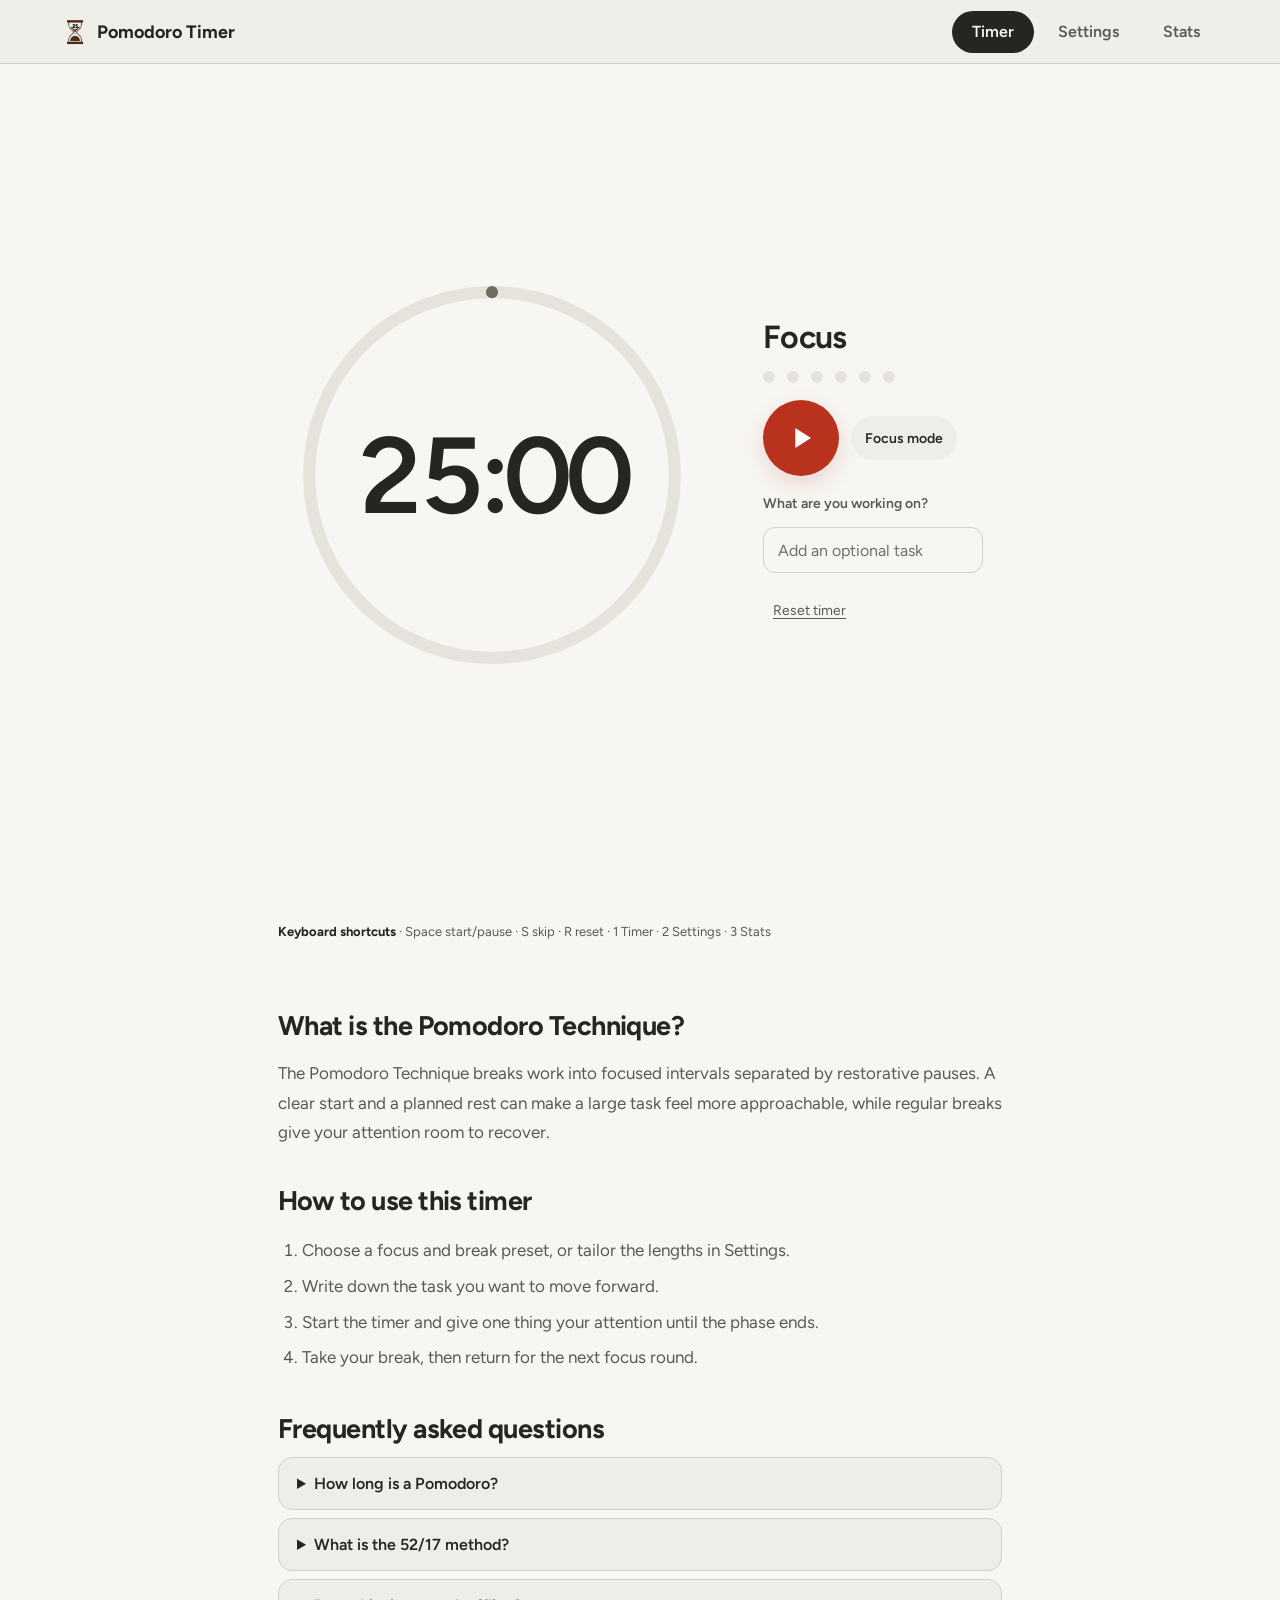
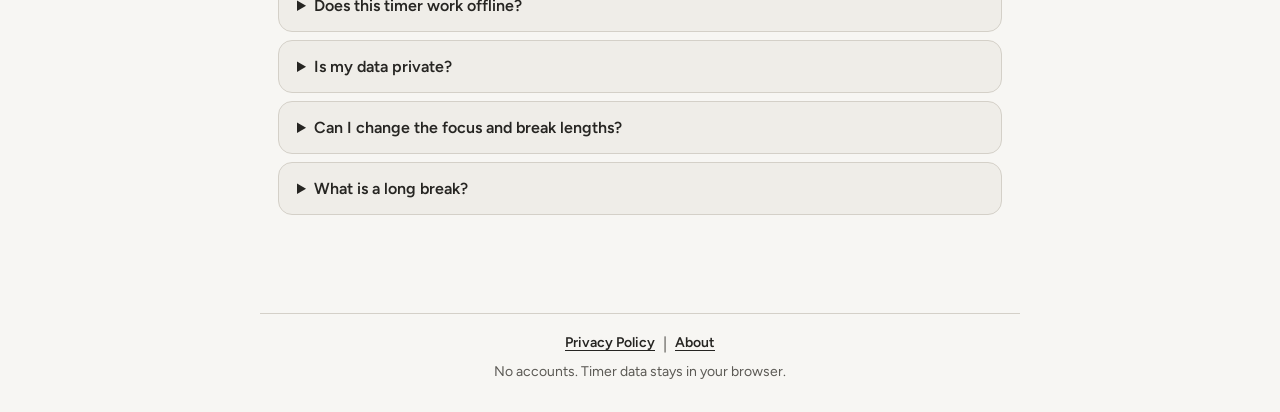
<file: index.html>
<!doctype html>
<html lang="en">
<head>
  <meta charset="utf-8">
  <meta name="viewport" content="width=device-width, initial-scale=1, viewport-fit=cover">
  <title>Pomodoro Timer | Free Focus Timer</title>
  <meta name="description" content="A calm, private Pomodoro timer with flexible focus rounds, long breaks, and useful progress stats. Works offline.">
  <meta name="theme-color" content="#f7f6f3" media="(prefers-color-scheme: light)">
  <meta name="theme-color" content="#191a1b" media="(prefers-color-scheme: dark)">
  <link rel="canonical" href="https://YOURDOMAIN.com/">
  <meta property="og:type" content="website">
  <meta property="og:site_name" content="Pomodoro Timer">
  <meta property="og:title" content="Pomodoro Timer | Free Focus Timer">
  <meta property="og:description" content="A calm, private Pomodoro timer with flexible focus rounds, long breaks, and useful progress stats. Works offline.">
  <meta property="og:url" content="https://YOURDOMAIN.com/">
  <meta name="twitter:card" content="summary">
  <meta name="twitter:title" content="Pomodoro Timer | Free Focus Timer">
  <meta name="twitter:description" content="Focus in calm, manageable rounds. Private, customizable, and ready to work offline.">
  <link id="favicon" rel="icon" href="icons/icon-192.png" type="image/png">
  <link rel="apple-touch-icon" href="icons/apple-touch-icon.png">
  <link rel="manifest" href="manifest.webmanifest">
  <link rel="preload" href="fonts/figtree-latin.woff2" as="font" type="font/woff2" crossorigin>
  <link rel="stylesheet" href="styles.css">
  <script>
    try {
      var savedSettings = JSON.parse(localStorage.getItem('pomodoro.settings') || '{}');
      document.documentElement.dataset.theme = ['light', 'dark', 'system'].includes(savedSettings.theme)
        ? savedSettings.theme : 'system';
    } catch (error) { document.documentElement.dataset.theme = 'system'; }
  </script>
  <script type="application/ld+json">
    {
      "@context": "https://schema.org",
      "@type": "WebApplication",
      "name": "PomodoroTimer",
      "url": "https://YOURDOMAIN.com/",
      "applicationCategory": "ProductivityApplication",
      "operatingSystem": "Any",
      "description": "A free, private Pomodoro timer with focus rounds, short and long breaks, and offline support.",
      "offers": { "@type": "Offer", "price": "0", "priceCurrency": "USD" }
    }
  </script>
  <script type="application/ld+json">
    {
      "@context": "https://schema.org",
      "@type": "FAQPage",
      "mainEntity": [
        { "@type": "Question", "name": "How long is a Pomodoro?", "acceptedAnswer": { "@type": "Answer", "text": "A traditional Pomodoro is 25 minutes of focused work followed by a short break. You can change both durations in Settings." } },
        { "@type": "Question", "name": "What is the 52/17 method?", "acceptedAnswer": { "@type": "Answer", "text": "The 52/17 method alternates 52 minutes of focused work with a 17-minute break. Choose the 52/17 preset in Settings." } },
        { "@type": "Question", "name": "Does the timer work offline?", "acceptedAnswer": { "@type": "Answer", "text": "Yes. After the first visit, the app's static files are cached so the timer works offline." } },
        { "@type": "Question", "name": "Is my data private?", "acceptedAnswer": { "@type": "Answer", "text": "Your settings, timer state, and stats stay in this browser's local storage. There are no accounts." } },
        { "@type": "Question", "name": "Can I change the focus and break lengths?", "acceptedAnswer": { "@type": "Answer", "text": "Yes. Choose a preset or adjust each duration and the focus rounds per cycle in Settings." } },
        { "@type": "Question", "name": "What is a long break?", "acceptedAnswer": { "@type": "Answer", "text": "A long break is a longer rest that follows a chosen number of completed focus rounds. You can set its duration and frequency." } }
      ]
    }
  </script>
</head>
<body>
  <header class="tabs" aria-label="Main navigation">
    <a class="brand" href="#timer" aria-label="Pomodoro Timer home"><span aria-hidden="true">🍅</span> Pomodoro Timer</a>
    <nav class="tab-links" aria-label="Main">
      <a class="tab active" href="#timer" data-view="timer">Timer</a>
      <a class="tab" href="#settings" data-view="settings">Settings</a>
      <a class="tab" href="#stats" data-view="stats">Stats</a>
    </nav>
  </header>

  <main>
    <section id="view-timer" class="view timer-view" aria-label="Timer">
      <div class="timer-stage">
        <h1 class="sr-only">Free Pomodoro timer for focused work</h1>
        <div class="timer-wrap">
          <div class="ring" role="timer" aria-label="Time remaining" aria-live="off">
            <svg viewBox="0 0 320 320" aria-hidden="true">
              <circle class="ring-track" cx="160" cy="160" r="150"/>
              <circle class="ring-progress" id="ring-progress" cx="160" cy="160" r="150"/>
            </svg>
            <div class="time" id="time">25:00</div>
          </div>
          <div class="side">
            <p class="phase-label" id="phase">Focus</p>
            <div class="dots" id="dots" role="progressbar" aria-valuemin="0" aria-valuemax="6" aria-valuenow="0" aria-label="Cycles completed toward today's goal"></div>
            <div class="controls">
              <button class="play" id="play" aria-label="Start timer">
                <svg viewBox="0 0 24 24" width="34" height="34" aria-hidden="true"><path id="play-icon" d="M8 5v14l11-7z" fill="currentColor"/></svg>
              </button>
              <button class="skip" id="skip" aria-label="Skip to next phase" hidden>
                <svg viewBox="0 0 24 24" width="22" height="22" aria-hidden="true"><path d="M6 18l8.5-6L6 6v12zM16 6v12h2V6h-2z" fill="currentColor"/></svg>
              </button>
              <button class="icon-button focus-toggle" id="focus-toggle" aria-label="Enter focus mode">Focus mode</button>
              <button class="icon-button focus-exit" id="focus-exit" aria-label="Exit focus mode" hidden>Exit focus mode</button>
            </div>
            <label class="task-label" for="task">What are you working on?</label>
            <input id="task" class="task-input" type="text" maxlength="120" autocomplete="off" placeholder="Add an optional task">
            <button class="text-button reset-timer" id="reset" type="button">Reset timer</button>
          </div>
        </div>
      </div>

      <p class="shortcut-hint"><strong>Keyboard shortcuts</strong> · Space start/pause · S skip · R reset · 1 Timer · 2 Settings · 3 Stats</p>
      <article class="seo-content">
        <h2>What is the Pomodoro Technique?</h2>
        <p>The Pomodoro Technique breaks work into focused intervals separated by restorative pauses. A clear start and a planned rest can make a large task feel more approachable, while regular breaks give your attention room to recover.</p>
        <h2>How to use this timer</h2>
        <ol>
          <li>Choose a focus and break preset, or tailor the lengths in Settings.</li>
          <li>Write down the task you want to move forward.</li>
          <li>Start the timer and give one thing your attention until the phase ends.</li>
          <li>Take your break, then return for the next focus round.</li>
        </ol>
        <h2>Frequently asked questions</h2>
        <div class="faq-list">
          <details><summary>How long is a Pomodoro?</summary><p>A traditional Pomodoro is 25 minutes of focused work followed by a short break. You can change both durations in Settings.</p></details>
          <details><summary>What is the 52/17 method?</summary><p>The 52/17 method alternates 52 minutes of focused work with a 17-minute break. Choose the 52/17 preset in Settings.</p></details>
          <details><summary>Does this timer work offline?</summary><p>Yes. After the first visit, the app's static files are cached so the timer works offline.</p></details>
          <details><summary>Is my data private?</summary><p>Your settings, timer state, and stats stay in this browser's local storage. There are no accounts.</p></details>
          <details><summary>Can I change the focus and break lengths?</summary><p>Yes. Choose a preset or adjust each duration and the focus rounds per cycle in Settings.</p></details>
          <details><summary>What is a long break?</summary><p>A long break is a longer rest that follows a chosen number of completed focus rounds. You can set its duration and frequency.</p></details>
        </div>
      </article>
    </section>

    <section id="view-settings" class="view settings-view" aria-label="Settings" hidden>
      <h1 class="page-title">Settings</h1>
      <div class="summary" aria-label="Cycle overview">
        <div class="summary-total" id="sum-total"></div>
        <div class="summary-sub" id="sum-sub"></div>
        <div class="bar" id="sum-bar" aria-hidden="true"></div>
      </div>

      <h2 class="section-title">Timer</h2>
      <div class="group">
        <div class="row"><div class="label">Focus length<small>Minutes in each focus round</small></div><div class="stepper" data-key="sprint"><button type="button" data-d="-1" aria-label="Decrease focus length">−</button><span class="val"><input class="val-input" type="number" data-value min="15" max="90" step="1" aria-label="Focus length in minutes"> <i>min</i></span><button type="button" data-d="1" aria-label="Increase focus length">+</button></div></div>
        <div class="row"><div class="label">Focus rounds per cycle</div><div class="stepper" data-key="sprints"><button type="button" data-d="-1" aria-label="Decrease focus rounds per cycle">−</button><span class="val"><input class="val-input" type="number" data-value min="1" max="8" step="1" aria-label="Focus rounds per cycle"></span><button type="button" data-d="1" aria-label="Increase focus rounds per cycle">+</button></div></div>
        <div class="row"><div class="label">Short break length</div><div class="stepper" data-key="brk"><button type="button" data-d="-1" aria-label="Decrease short break length">−</button><span class="val"><input class="val-input" type="number" data-value min="5" max="30" step="1" aria-label="Short break length in minutes"> <i>min</i></span><button type="button" data-d="1" aria-label="Increase short break length">+</button></div></div>
        <div class="row"><div class="label">Long break length</div><div class="stepper" data-key="longBrk"><button type="button" data-d="-1" aria-label="Decrease long break length">−</button><span class="val"><input class="val-input" type="number" data-value min="10" max="45" step="1" aria-label="Long break length in minutes"> <i>min</i></span><button type="button" data-d="1" aria-label="Increase long break length">+</button></div></div>
        <div class="row"><div class="label">Long break every</div><div class="stepper" data-key="longEvery"><button type="button" data-d="-1" aria-label="Decrease long break frequency">−</button><span class="val"><input class="val-input" type="number" data-value min="2" max="8" step="1" aria-label="Long break frequency in rounds"> <i>rounds</i></span><button type="button" data-d="1" aria-label="Increase long break frequency">+</button></div></div>
      </div>
      <button class="secondary-button reset-cycle-settings" id="reset-cycle-settings" type="button">Reset cycle</button>
      <div class="preset-block">
        <h3>Quick presets</h3>
        <div class="preset-list" id="presets" aria-label="Timer presets">
          <button type="button" data-preset="25-5">Classic 25/5</button>
          <button type="button" data-preset="50-10">50/10</button>
          <button type="button" data-preset="52-17">52/17</button>
          <button type="button" data-preset="90-20">90/20</button>
          <button type="button" data-preset="custom">Custom</button>
        </div>
      </div>

      <h2 class="section-title">Goal</h2>
      <div class="group">
        <div class="row"><div class="label">Cycles per day</div><div class="stepper" data-key="goal"><button type="button" data-d="-1" aria-label="Decrease daily cycle goal">−</button><span class="val"><input class="val-input" type="number" data-value min="1" max="12" step="1" aria-label="Cycles per day"></span><button type="button" data-d="1" aria-label="Increase daily cycle goal">+</button></div></div>
      </div>

      <h2 class="section-title">Alerts</h2>
      <div class="group">
        <div class="row"><div class="label">Notify me when a phase ends<small id="notification-hint" aria-live="polite">Notifications are off.</small></div><label class="switch"><input id="notifications" type="checkbox"><span class="switch-ui" aria-hidden="true"></span><span class="sr-only">Notify me when a phase ends</span></label></div>
        <div class="row"><div class="label">Sound<small id="sound-hint">Play a tone when a phase ends</small></div><label class="switch"><input id="sound-toggle" type="checkbox"><span class="switch-ui" aria-hidden="true"></span><span class="sr-only">Sound on</span></label></div>
        <div class="row volume-row"><label class="label" for="volume">Volume</label><div class="volume-control"><input id="volume" type="range" min="0" max="1" step="0.05"><output id="volume-value" for="volume"></output></div></div>
      </div>

      <h2 class="section-title">Appearance</h2>
      <div class="segmented" id="theme" role="radiogroup" aria-label="Color theme">
        <button type="button" role="radio" data-theme="light"><span class="tick">✓</span>Light</button>
        <button type="button" role="radio" data-theme="dark"><span class="tick">✓</span>Dark</button>
        <button type="button" role="radio" data-theme="system"><span class="tick">✓</span>System</button>
      </div>

      <h2 class="section-title">Data</h2>
      <p class="data-note">Your timer settings, task labels, and stats are stored only in this browser. Importing a JSON backup replaces the data here.</p>
      <div class="data-actions"><button class="secondary-button" id="export-json" type="button">Export JSON</button><button class="secondary-button" id="import-json" type="button">Import JSON</button><input id="import-json-file" type="file" accept=".json,application/json" hidden><button class="danger-button" id="clear-data" type="button">Clear data</button></div>
    </section>

    <section id="view-stats" class="view stats-view" aria-label="Stats" hidden>
      <h1 class="page-title">Stats</h1>
      <div class="stat-cards">
        <article class="stat-card"><h2>Focus time today</h2><p id="stat-today">0 min</p></article>
        <article class="stat-card"><h2>This week</h2><p id="stat-week">0 min</p></article>
        <article class="stat-card"><h2>All time</h2><p id="stat-all">0 min</p></article>
        <article class="stat-card"><h2>Current streak</h2><p id="stat-current-streak">0 days</p></article>
        <article class="stat-card"><h2>Best streak</h2><p id="stat-best-streak">0 days</p></article>
      </div>
      <h2 class="section-title">Last 7 days</h2>
      <div id="chart" class="chart-wrap"></div>
      <h2 class="section-title">Daily progress</h2>
      <div class="history-list" id="history-list" aria-live="polite"></div>
    </section>
  </main>
  <footer class="site-footer">
    <nav aria-label="Footer">
      <a href="privacy/">Privacy Policy</a><span aria-hidden="true">|</span>
      <a href="about/">About</a>
    </nav>
    <p>No accounts. Timer data stays in your browser.</p>
  </footer>
  <script src="app.js" defer></script>
  <!-- Optional privacy-friendly analytics. Enable after replacing YOURDOMAIN.com. -->
  <!-- <script defer data-domain="YOURDOMAIN.com" src="https://plausible.io/js/script.js"></script> -->
</body>
</html>
</file>
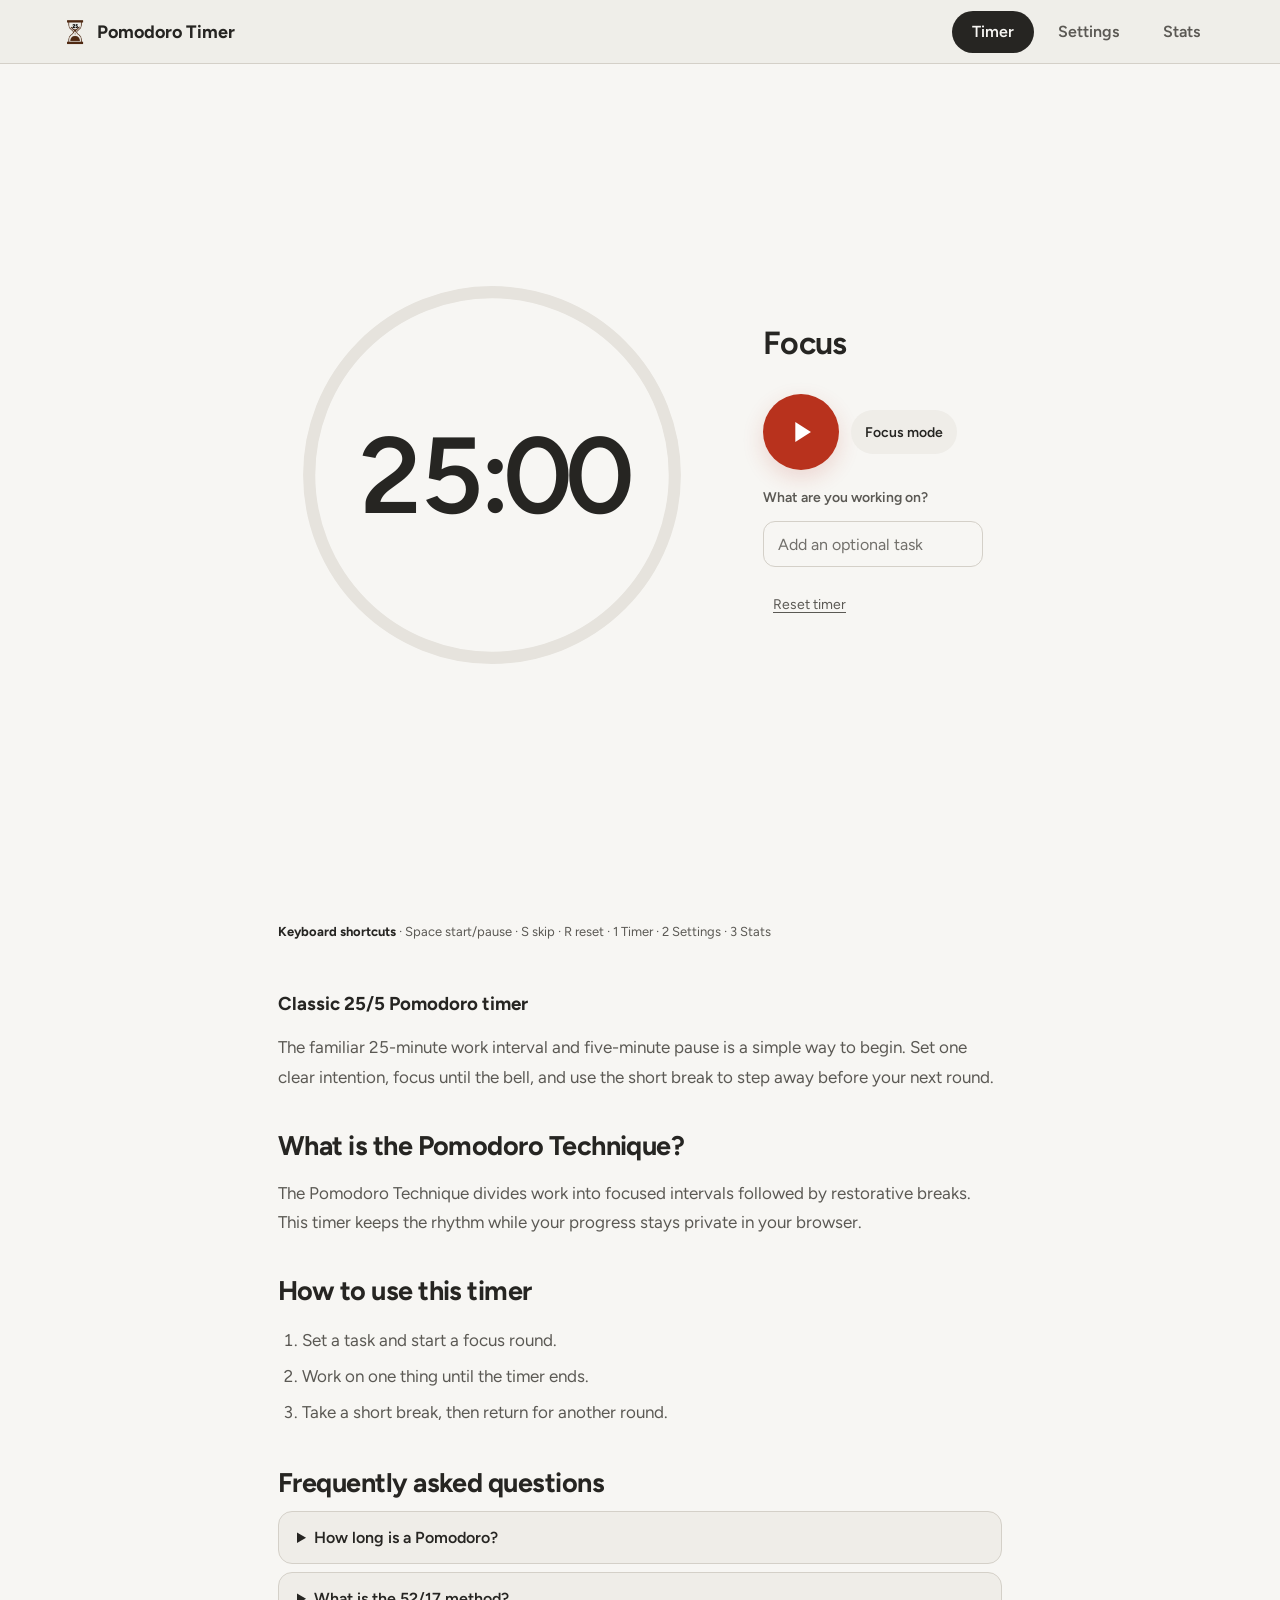
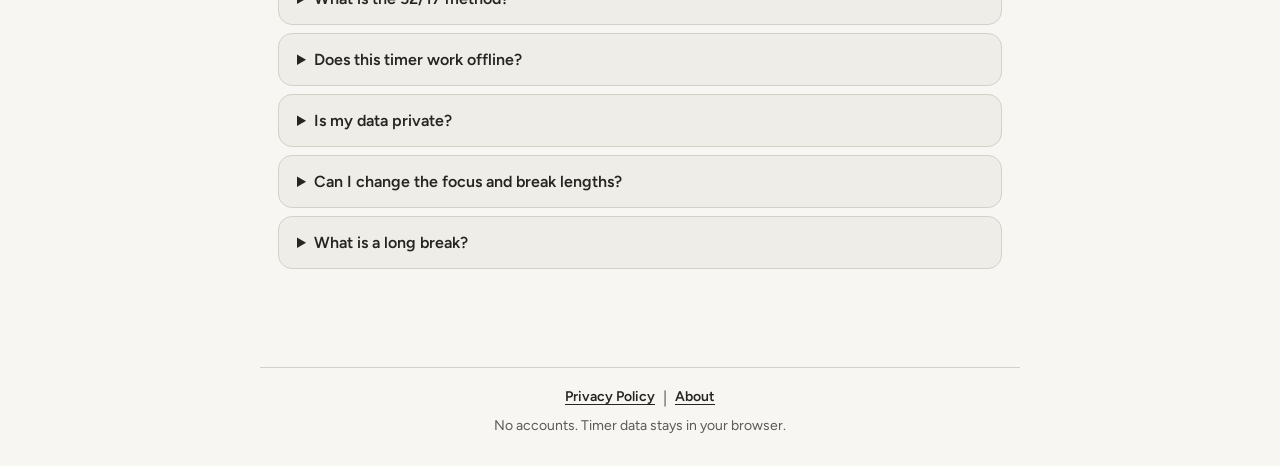
<file: 25-5/index.html>
<!doctype html>
<html lang="en">
<head>
  <meta charset="utf-8">
  <meta name="viewport" content="width=device-width, initial-scale=1, viewport-fit=cover">
  <title>25/5 Pomodoro Timer</title>
  <meta name="description" content="Try the classic 25-minute focus and 5-minute break Pomodoro timer. Private, customizable, and available offline.">
  <meta name="theme-color" content="#f7f6f3" media="(prefers-color-scheme: light)">
  <meta name="theme-color" content="#191a1b" media="(prefers-color-scheme: dark)">
  <link rel="canonical" href="https://YOURDOMAIN.com/25-5/">
  <meta property="og:type" content="website">
  <meta property="og:title" content="25/5 Pomodoro Timer">
  <meta property="og:description" content="Try the classic 25-minute focus and 5-minute break Pomodoro timer.">
  <meta property="og:url" content="https://YOURDOMAIN.com/25-5/">
  <meta name="twitter:card" content="summary">
  <link id="favicon" rel="icon" href="../icons/icon-192.png" type="image/png">
  <link rel="apple-touch-icon" href="../icons/apple-touch-icon.png">
  <link rel="manifest" href="../manifest.webmanifest">
  <link rel="preload" href="../fonts/figtree-latin.woff2" as="font" type="font/woff2" crossorigin>
  <link rel="stylesheet" href="../styles.css">
  <script>
    try {
      var savedSettings = JSON.parse(localStorage.getItem('pomodoro.settings') || '{}');
      document.documentElement.dataset.theme = ['light', 'dark', 'system'].includes(savedSettings.theme) ? savedSettings.theme : 'system';
    } catch (error) { document.documentElement.dataset.theme = 'system'; }
  </script>
</head>
<body data-preset="25-5" data-page-title="25/5 Pomodoro Timer">
  <header class="tabs" aria-label="Main navigation">
    <a class="brand" href="#timer" aria-label="Pomodoro Timer home"><span aria-hidden="true">🍅</span> Pomodoro Timer</a>
    <nav class="tab-links" aria-label="Main">
      <a class="tab active" href="#timer" data-view="timer">Timer</a>
      <a class="tab" href="#settings" data-view="settings">Settings</a>
      <a class="tab" href="#stats" data-view="stats">Stats</a>
    </nav>
  </header>
  <main>
    <section id="view-timer" class="view timer-view" aria-label="Timer">
      <div class="timer-stage">
        
        <div class="timer-wrap">
          <div class="ring" role="timer" aria-label="Time remaining" aria-live="off"><svg viewBox="0 0 320 320" aria-hidden="true"><circle class="ring-track" cx="160" cy="160" r="150"/><circle class="ring-progress" id="ring-progress" cx="160" cy="160" r="150"/></svg><div class="time" id="time">25:00</div></div>
          <div class="side">
            <p class="phase-label" id="phase">Focus</p>
            <div class="dots" id="dots" role="progressbar" aria-valuemin="0" aria-valuemax="6" aria-valuenow="0" aria-label="Cycles completed toward today's goal"></div>
            <div class="controls">
              <button class="play" id="play" aria-label="Start timer"><svg viewBox="0 0 24 24" width="34" height="34" aria-hidden="true"><path id="play-icon" d="M8 5v14l11-7z" fill="currentColor"/></svg></button>
              <button class="skip" id="skip" aria-label="Skip to next phase" hidden><svg viewBox="0 0 24 24" width="22" height="22" aria-hidden="true"><path d="M6 18l8.5-6L6 6v12zM16 6v12h2V6h-2z" fill="currentColor"/></svg></button>
              <button class="icon-button focus-toggle" id="focus-toggle" aria-label="Enter focus mode">Focus mode</button>
              <button class="icon-button focus-exit" id="focus-exit" aria-label="Exit focus mode" hidden>Exit focus mode</button>
            </div>
            <label class="task-label" for="task">What are you working on?</label>
            <input id="task" class="task-input" type="text" maxlength="120" autocomplete="off" placeholder="Add an optional task">
            <button class="text-button reset-timer" id="reset" type="button">Reset timer</button>
          </div>
        </div>
      </div>
      <p class="shortcut-hint"><strong>Keyboard shortcuts</strong> · Space start/pause · S skip · R reset · 1 Timer · 2 Settings · 3 Stats</p>
      <article class="seo-content">
        <h1>Classic 25/5 Pomodoro timer</h1>
        <p>The familiar 25-minute work interval and five-minute pause is a simple way to begin. Set one clear intention, focus until the bell, and use the short break to step away before your next round.</p>
        <h2>What is the Pomodoro Technique?</h2><p>The Pomodoro Technique divides work into focused intervals followed by restorative breaks. This timer keeps the rhythm while your progress stays private in your browser.</p>
        <h2>How to use this timer</h2><ol><li>Set a task and start a focus round.</li><li>Work on one thing until the timer ends.</li><li>Take a short break, then return for another round.</li></ol>
        <h2>Frequently asked questions</h2>
        <div class="faq-list"><details><summary>How long is a Pomodoro?</summary><p>A traditional Pomodoro is 25 minutes of focused work followed by a short break. You can change both durations in Settings.</p></details><details><summary>What is the 52/17 method?</summary><p>The 52/17 method alternates 52 minutes of focused work with a 17-minute break. Choose the 52/17 preset in Settings.</p></details><details><summary>Does this timer work offline?</summary><p>Yes. After the first visit, the app's static files are cached so the timer works offline.</p></details><details><summary>Is my data private?</summary><p>Your settings, timer state, and stats stay in this browser's local storage. There are no accounts.</p></details><details><summary>Can I change the focus and break lengths?</summary><p>Yes. Choose a preset or adjust each duration and the focus rounds per cycle in Settings.</p></details><details><summary>What is a long break?</summary><p>A long break is a longer rest that follows a chosen number of completed focus rounds. You can set its duration and frequency.</p></details></div>
      </article>
    </section>
    <section id="view-settings" class="view settings-view" aria-label="Settings" hidden>
      <h1 class="page-title">Settings</h1><div class="summary"><div class="summary-total" id="sum-total"></div><div class="summary-sub" id="sum-sub"></div><div class="bar" id="sum-bar" aria-hidden="true"></div></div>
      <h2 class="section-title">Timer</h2><div class="group">
        <div class="row"><div class="label">Focus length</div><div class="stepper" data-key="sprint"><button data-d="-1" aria-label="Decrease focus length">−</button><span class="val"><b></b> <i>min</i></span><button data-d="1" aria-label="Increase focus length">+</button></div></div>
        <div class="row"><div class="label">Focus rounds per cycle</div><div class="stepper" data-key="sprints"><button data-d="-1" aria-label="Decrease focus rounds per cycle">−</button><span class="val"><b></b></span><button data-d="1" aria-label="Increase focus rounds per cycle">+</button></div></div>
        <div class="row"><div class="label">Short break length</div><div class="stepper" data-key="brk"><button data-d="-1" aria-label="Decrease short break length">−</button><span class="val"><b></b> <i>min</i></span><button data-d="1" aria-label="Increase short break length">+</button></div></div>
        <div class="row"><div class="label">Long break length</div><div class="stepper" data-key="longBrk"><button data-d="-1" aria-label="Decrease long break length">−</button><span class="val"><b></b> <i>min</i></span><button data-d="1" aria-label="Increase long break length">+</button></div></div>
        <div class="row"><div class="label">Long break every</div><div class="stepper" data-key="longEvery"><button data-d="-1" aria-label="Decrease long break frequency">−</button><span class="val"><b></b> <i>rounds</i></span><button data-d="1" aria-label="Increase long break frequency">+</button></div></div>
      </div>
      <button class="secondary-button reset-cycle-settings" id="reset-cycle-settings" type="button">Reset cycle</button><div class="preset-block"><h3>Quick presets</h3><div class="preset-list" id="presets"><button data-preset="25-5">Classic 25/5</button><button data-preset="50-10">50/10</button><button data-preset="52-17">52/17</button><button data-preset="90-20">90/20</button><button data-preset="custom">Custom</button></div></div>
      <h2 class="section-title">Goal</h2><div class="group"><div class="row"><div class="label">Cycles per day</div><div class="stepper" data-key="goal"><button data-d="-1" aria-label="Decrease daily cycle goal">−</button><span class="val"><b></b></span><button data-d="1" aria-label="Increase daily cycle goal">+</button></div></div></div>
      <h2 class="section-title">Alerts</h2><div class="group">
        <div class="row"><div class="label">Notify me when a phase ends<small id="notification-hint" aria-live="polite">Notifications are off.</small></div><label class="switch"><input id="notifications" type="checkbox"><span class="switch-ui" aria-hidden="true"></span><span class="sr-only">Notify me when a phase ends</span></label></div>
        <div class="row"><div class="label">Sound<small id="sound-hint">Play a tone when a phase ends</small></div><label class="switch"><input id="sound-toggle" type="checkbox"><span class="switch-ui" aria-hidden="true"></span><span class="sr-only">Sound on</span></label></div>
        <div class="row"><label class="label" for="volume">Volume</label><div class="volume-control"><input id="volume" type="range" min="0" max="1" step="0.05"><output id="volume-value" for="volume"></output></div></div>
      </div>
      <h2 class="section-title">Appearance</h2><div class="segmented" id="theme" role="radiogroup" aria-label="Color theme"><button role="radio" data-theme="light"><span class="tick">✓</span>Light</button><button role="radio" data-theme="dark"><span class="tick">✓</span>Dark</button><button role="radio" data-theme="system"><span class="tick">✓</span>System</button></div>
      <h2 class="section-title">Data</h2><p class="data-note">Your timer settings, task labels, and stats stay in this browser. Importing a JSON backup replaces the data here.</p><div class="data-actions"><button class="secondary-button" id="export-json">Export JSON</button><button class="secondary-button" id="import-json" type="button">Import JSON</button><input id="import-json-file" type="file" accept=".json,application/json" hidden><button class="danger-button" id="clear-data">Clear data</button></div>
    </section>
    <section id="view-stats" class="view stats-view" aria-label="Stats" hidden>
      <h1 class="page-title">Stats</h1><div class="stat-cards"><article class="stat-card"><h2>Focus time today</h2><p id="stat-today">0 min</p></article><article class="stat-card"><h2>This week</h2><p id="stat-week">0 min</p></article><article class="stat-card"><h2>All time</h2><p id="stat-all">0 min</p></article><article class="stat-card"><h2>Current streak</h2><p id="stat-current-streak">0 days</p></article><article class="stat-card"><h2>Best streak</h2><p id="stat-best-streak">0 days</p></article></div><h2 class="section-title">Last 7 days</h2><div id="chart" class="chart-wrap"></div><h2 class="section-title">Daily progress</h2><div class="history-list" id="history-list" aria-live="polite"></div>
    </section>
  </main>
  <footer class="site-footer">
    <nav aria-label="Footer">
      <a href="../privacy/">Privacy Policy</a><span aria-hidden="true">|</span>
      <a href="../about/">About</a>
    </nav>
    <p>No accounts. Timer data stays in your browser.</p>
  </footer>
  <script src="../app.js" defer></script>
</body>
</html>
</file>
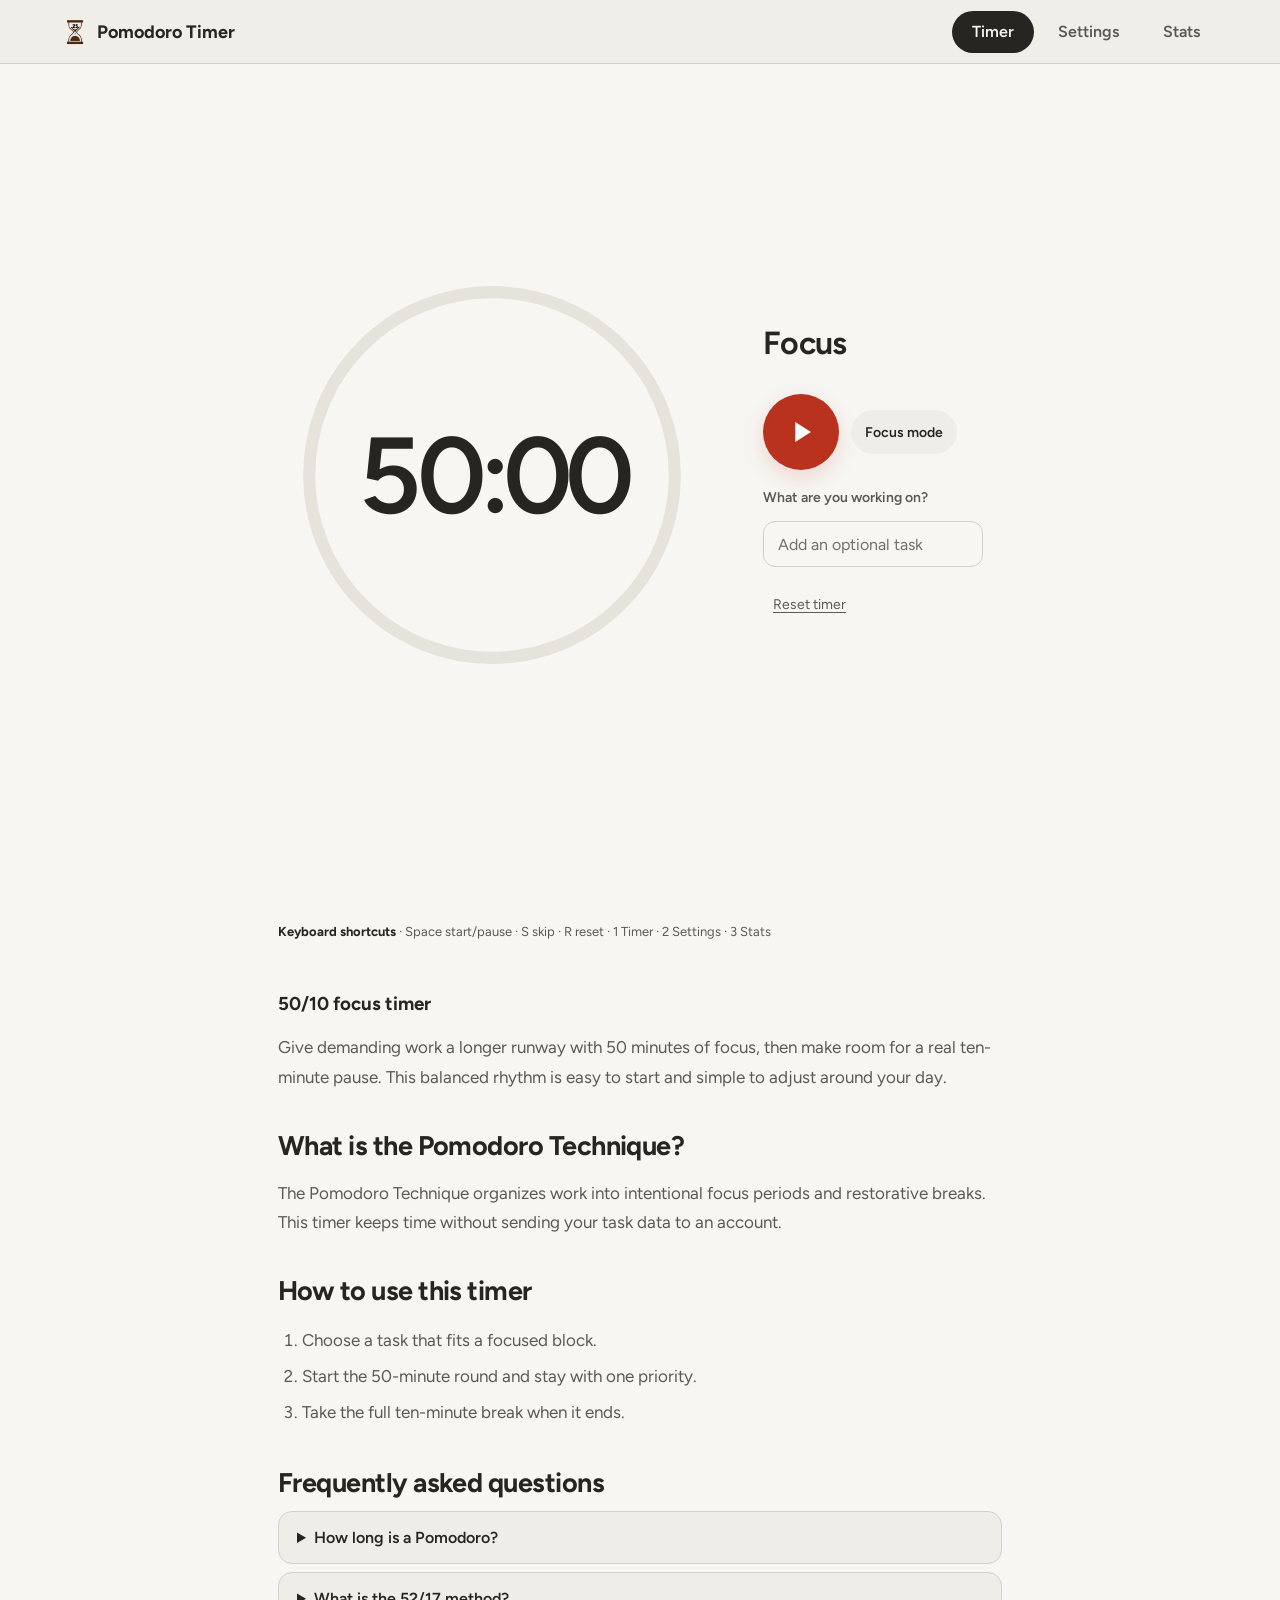
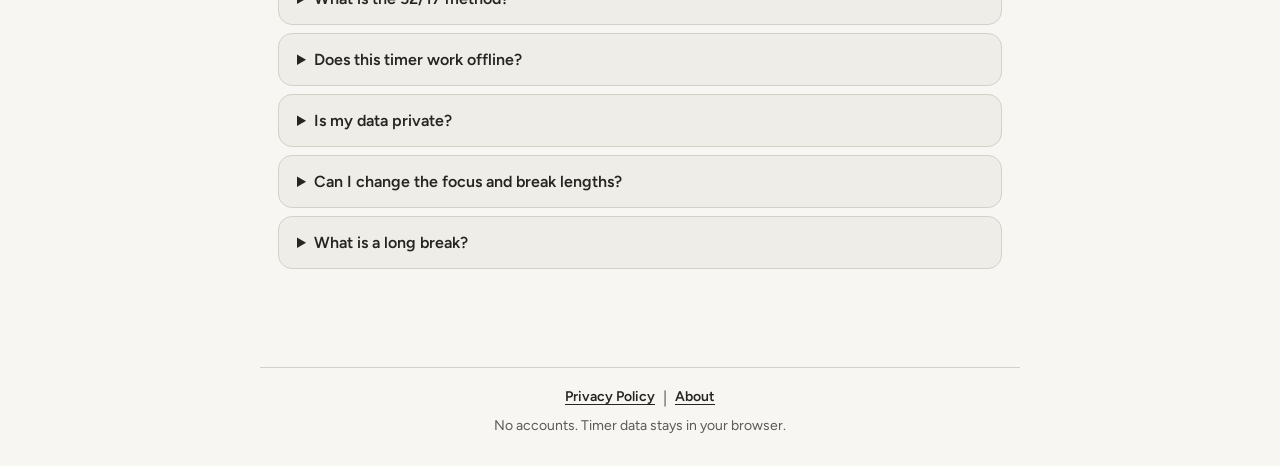
<file: 50-10/index.html>
<!doctype html>
<html lang="en"><head>
  <meta charset="utf-8"><meta name="viewport" content="width=device-width, initial-scale=1, viewport-fit=cover">
  <title>50/10 Focus Timer | Pomodoro Timer</title><meta name="description" content="Try a 50-minute focus interval and a 10-minute break with this free, private Pomodoro timer."><meta name="theme-color" content="#f7f6f3" media="(prefers-color-scheme: light)"><meta name="theme-color" content="#191a1b" media="(prefers-color-scheme: dark)">
  <link rel="canonical" href="https://YOURDOMAIN.com/50-10/"><meta property="og:type" content="website"><meta property="og:title" content="50/10 Focus Timer | Pomodoro Timer"><meta property="og:description" content="Try a 50-minute focus interval and a 10-minute break with this free timer."><meta property="og:url" content="https://YOURDOMAIN.com/50-10/"><meta name="twitter:card" content="summary">
  <link id="favicon" rel="icon" href="../icons/icon-192.png" type="image/png"><link rel="apple-touch-icon" href="../icons/apple-touch-icon.png"><link rel="manifest" href="../manifest.webmanifest"><link rel="preload" href="../fonts/figtree-latin.woff2" as="font" type="font/woff2" crossorigin><link rel="stylesheet" href="../styles.css">
  <script>try { var savedSettings = JSON.parse(localStorage.getItem('pomodoro.settings') || '{}'); document.documentElement.dataset.theme = ['light', 'dark', 'system'].includes(savedSettings.theme) ? savedSettings.theme : 'system'; } catch (error) { document.documentElement.dataset.theme = 'system'; }</script>
</head><body data-preset="50-10" data-page-title="50/10 Focus Timer | Pomodoro Timer">
  <header class="tabs" aria-label="Main navigation"><a class="brand" href="#timer" aria-label="Pomodoro Timer home"><span aria-hidden="true">🍅</span> Pomodoro Timer</a><nav class="tab-links" aria-label="Main"><a class="tab active" href="#timer" data-view="timer">Timer</a><a class="tab" href="#settings" data-view="settings">Settings</a><a class="tab" href="#stats" data-view="stats">Stats</a></nav></header>
  <main><section id="view-timer" class="view timer-view" aria-label="Timer"><div class="timer-stage"><div class="timer-wrap">
    <div class="ring" role="timer" aria-label="Time remaining" aria-live="off"><svg viewBox="0 0 320 320" aria-hidden="true"><circle class="ring-track" cx="160" cy="160" r="150"/><circle class="ring-progress" id="ring-progress" cx="160" cy="160" r="150"/></svg><div class="time" id="time">50:00</div></div>
    <div class="side"><p class="phase-label" id="phase">Focus</p><div class="dots" id="dots" role="progressbar" aria-valuemin="0" aria-valuemax="6" aria-valuenow="0" aria-label="Cycles completed toward today's goal"></div><div class="controls"><button class="play" id="play" aria-label="Start timer"><svg viewBox="0 0 24 24" width="34" height="34" aria-hidden="true"><path id="play-icon" d="M8 5v14l11-7z" fill="currentColor"/></svg></button><button class="skip" id="skip" aria-label="Skip to next phase" hidden><svg viewBox="0 0 24 24" width="22" height="22" aria-hidden="true"><path d="M6 18l8.5-6L6 6v12zM16 6v12h2V6h-2z" fill="currentColor"/></svg></button><button class="icon-button focus-toggle" id="focus-toggle" aria-label="Enter focus mode">Focus mode</button><button class="icon-button focus-exit" id="focus-exit" aria-label="Exit focus mode" hidden>Exit focus mode</button></div><label class="task-label" for="task">What are you working on?</label><input id="task" class="task-input" type="text" maxlength="120" autocomplete="off" placeholder="Add an optional task"><button class="text-button reset-timer" id="reset" type="button">Reset timer</button></div>
  </div></div><p class="shortcut-hint"><strong>Keyboard shortcuts</strong> · Space start/pause · S skip · R reset · 1 Timer · 2 Settings · 3 Stats</p><article class="seo-content"><h1>50/10 focus timer</h1><p>Give demanding work a longer runway with 50 minutes of focus, then make room for a real ten-minute pause. This balanced rhythm is easy to start and simple to adjust around your day.</p><h2>What is the Pomodoro Technique?</h2><p>The Pomodoro Technique organizes work into intentional focus periods and restorative breaks. This timer keeps time without sending your task data to an account.</p><h2>How to use this timer</h2><ol><li>Choose a task that fits a focused block.</li><li>Start the 50-minute round and stay with one priority.</li><li>Take the full ten-minute break when it ends.</li></ol><h2>Frequently asked questions</h2><div class="faq-list"><details><summary>How long is a Pomodoro?</summary><p>A traditional Pomodoro is 25 minutes of focused work followed by a short break. You can change both durations in Settings.</p></details><details><summary>What is the 52/17 method?</summary><p>The 52/17 method alternates 52 minutes of focused work with a 17-minute break. Choose the 52/17 preset in Settings.</p></details><details><summary>Does this timer work offline?</summary><p>Yes. After the first visit, the app's static files are cached so the timer works offline.</p></details><details><summary>Is my data private?</summary><p>Your settings, timer state, and stats stay in this browser's local storage. There are no accounts.</p></details><details><summary>Can I change the focus and break lengths?</summary><p>Yes. Choose a preset or adjust each duration and the focus rounds per cycle in Settings.</p></details><details><summary>What is a long break?</summary><p>A long break is a longer rest that follows a chosen number of completed focus rounds. You can set its duration and frequency.</p></details></div></article></section>
  <section id="view-settings" class="view settings-view" aria-label="Settings" hidden><h1 class="page-title">Settings</h1><div class="summary"><div class="summary-total" id="sum-total"></div><div class="summary-sub" id="sum-sub"></div><div class="bar" id="sum-bar" aria-hidden="true"></div></div><h2 class="section-title">Timer</h2><div class="group">
    <div class="row"><div class="label">Focus length</div><div class="stepper" data-key="sprint"><button data-d="-1" aria-label="Decrease focus length">−</button><span class="val"><b></b> <i>min</i></span><button data-d="1" aria-label="Increase focus length">+</button></div></div><div class="row"><div class="label">Focus rounds per cycle</div><div class="stepper" data-key="sprints"><button data-d="-1" aria-label="Decrease focus rounds per cycle">−</button><span class="val"><b></b></span><button data-d="1" aria-label="Increase focus rounds per cycle">+</button></div></div><div class="row"><div class="label">Short break length</div><div class="stepper" data-key="brk"><button data-d="-1" aria-label="Decrease short break length">−</button><span class="val"><b></b> <i>min</i></span><button data-d="1" aria-label="Increase short break length">+</button></div></div><div class="row"><div class="label">Long break length</div><div class="stepper" data-key="longBrk"><button data-d="-1" aria-label="Decrease long break length">−</button><span class="val"><b></b> <i>min</i></span><button data-d="1" aria-label="Increase long break length">+</button></div></div><div class="row"><div class="label">Long break every</div><div class="stepper" data-key="longEvery"><button data-d="-1" aria-label="Decrease long break frequency">−</button><span class="val"><b></b> <i>rounds</i></span><button data-d="1" aria-label="Increase long break frequency">+</button></div></div></div>
    <button class="secondary-button reset-cycle-settings" id="reset-cycle-settings" type="button">Reset cycle</button><div class="preset-block"><h3>Quick presets</h3><div class="preset-list" id="presets"><button data-preset="25-5">Classic 25/5</button><button data-preset="50-10">50/10</button><button data-preset="52-17">52/17</button><button data-preset="90-20">90/20</button><button data-preset="custom">Custom</button></div></div><h2 class="section-title">Goal</h2><div class="group"><div class="row"><div class="label">Cycles per day</div><div class="stepper" data-key="goal"><button data-d="-1" aria-label="Decrease daily cycle goal">−</button><span class="val"><b></b></span><button data-d="1" aria-label="Increase daily cycle goal">+</button></div></div></div>
    <h2 class="section-title">Alerts</h2><div class="group"><div class="row"><div class="label">Notify me when a phase ends<small id="notification-hint" aria-live="polite">Notifications are off.</small></div><label class="switch"><input id="notifications" type="checkbox"><span class="switch-ui" aria-hidden="true"></span><span class="sr-only">Notify me when a phase ends</span></label></div><div class="row"><div class="label">Sound<small id="sound-hint">Play a tone when a phase ends</small></div><label class="switch"><input id="sound-toggle" type="checkbox"><span class="switch-ui" aria-hidden="true"></span><span class="sr-only">Sound on</span></label></div><div class="row"><label class="label" for="volume">Volume</label><div class="volume-control"><input id="volume" type="range" min="0" max="1" step="0.05"><output id="volume-value" for="volume"></output></div></div></div>
    <h2 class="section-title">Appearance</h2><div class="segmented" id="theme" role="radiogroup" aria-label="Color theme"><button role="radio" data-theme="light"><span class="tick">✓</span>Light</button><button role="radio" data-theme="dark"><span class="tick">✓</span>Dark</button><button role="radio" data-theme="system"><span class="tick">✓</span>System</button></div><h2 class="section-title">Data</h2><p class="data-note">Your timer settings, task labels, and stats stay in this browser. Importing a JSON backup replaces the data here.</p><div class="data-actions"><button class="secondary-button" id="export-json">Export JSON</button><button class="secondary-button" id="import-json" type="button">Import JSON</button><input id="import-json-file" type="file" accept=".json,application/json" hidden><button class="danger-button" id="clear-data">Clear data</button></div></section>
  <section id="view-stats" class="view stats-view" aria-label="Stats" hidden><h1 class="page-title">Stats</h1><div class="stat-cards"><article class="stat-card"><h2>Focus time today</h2><p id="stat-today">0 min</p></article><article class="stat-card"><h2>This week</h2><p id="stat-week">0 min</p></article><article class="stat-card"><h2>All time</h2><p id="stat-all">0 min</p></article><article class="stat-card"><h2>Current streak</h2><p id="stat-current-streak">0 days</p></article><article class="stat-card"><h2>Best streak</h2><p id="stat-best-streak">0 days</p></article></div><h2 class="section-title">Last 7 days</h2><div id="chart" class="chart-wrap"></div><h2 class="section-title">Daily progress</h2><div class="history-list" id="history-list" aria-live="polite"></div></section></main>
  <footer class="site-footer">
    <nav aria-label="Footer">
      <a href="../privacy/">Privacy Policy</a><span aria-hidden="true">|</span>
      <a href="../about/">About</a>
    </nav>
    <p>No accounts. Timer data stays in your browser.</p>
  </footer>
  <script src="../app.js" defer></script>
</body></html>
</file>
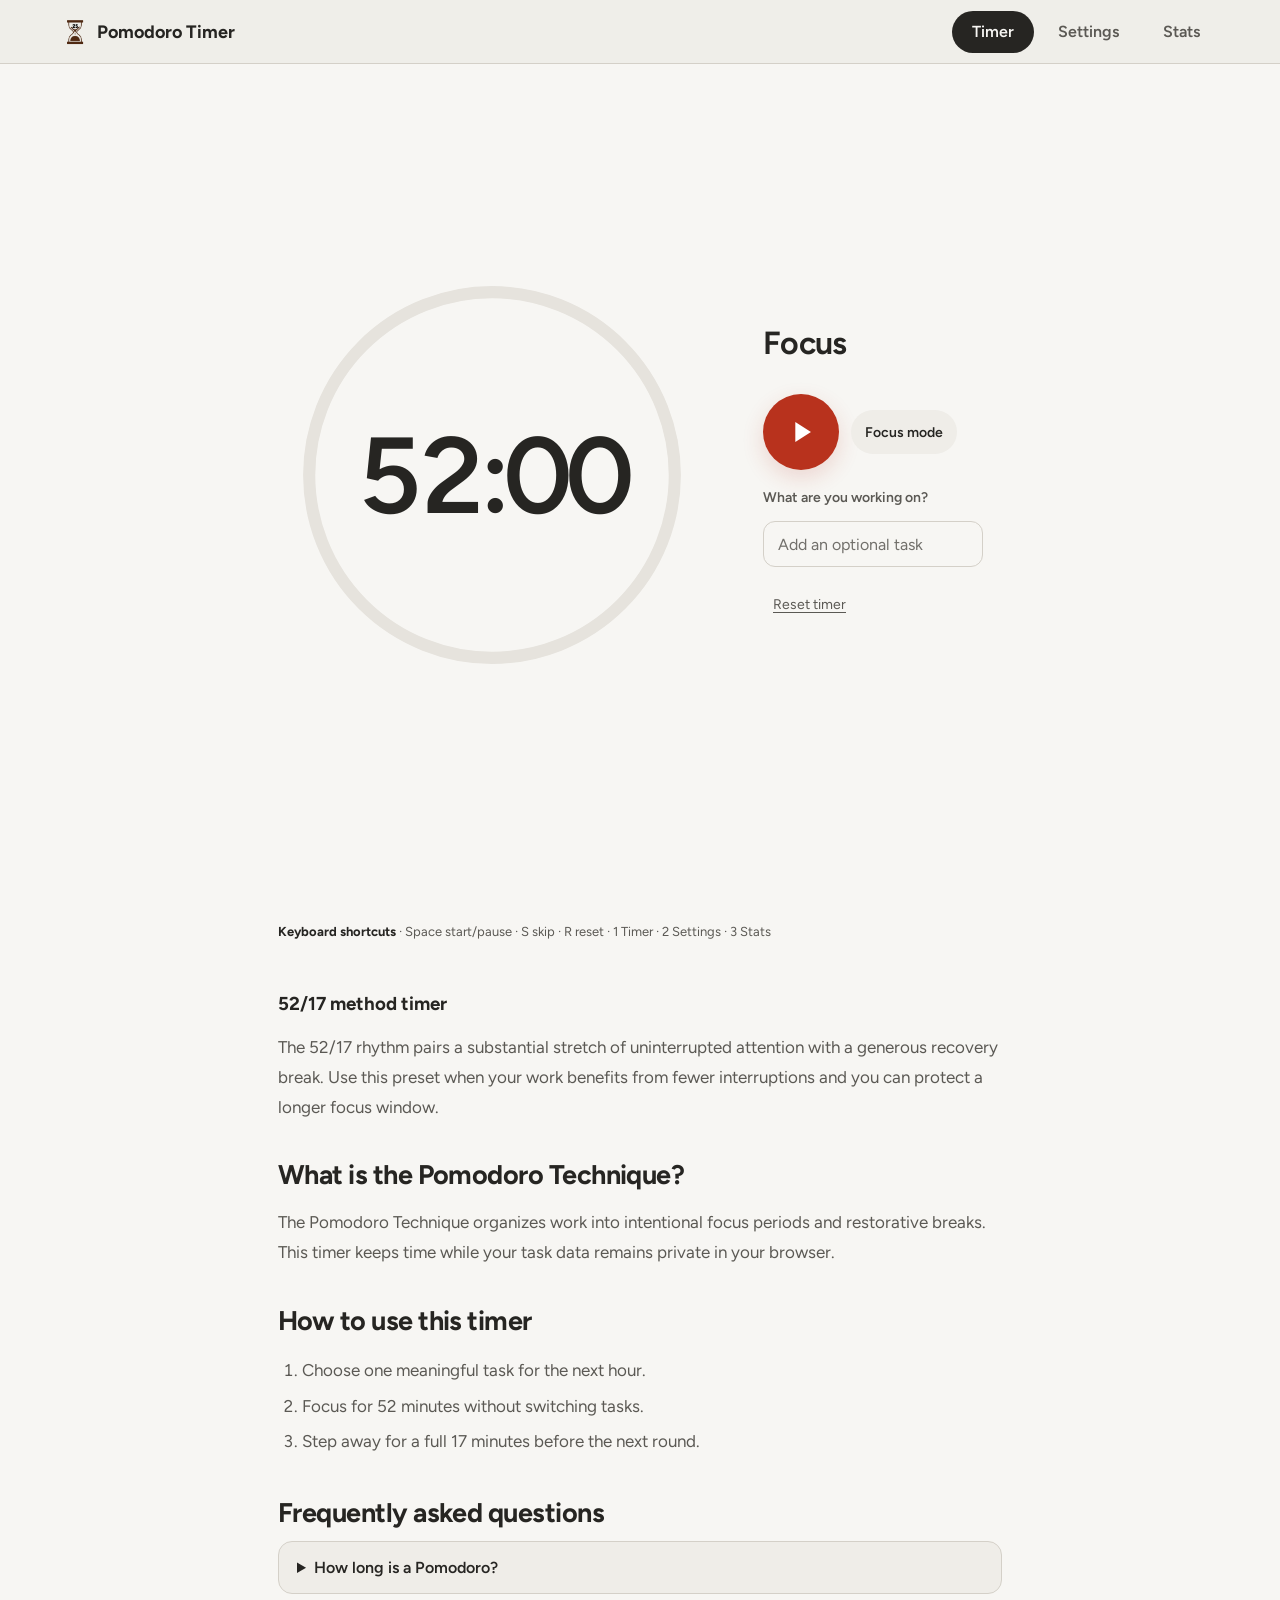
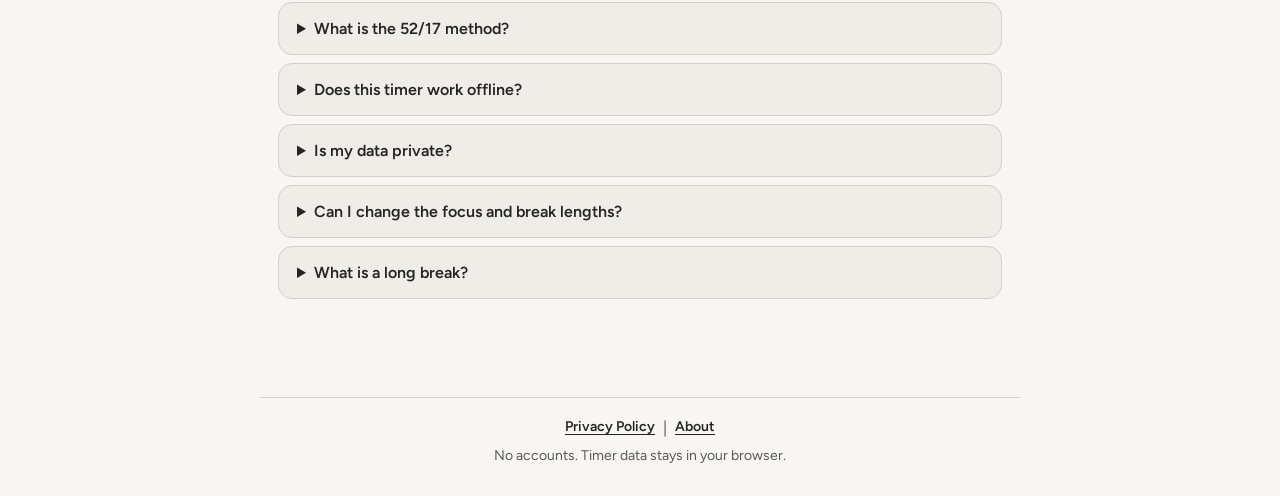
<file: 52-17/index.html>
<!doctype html>
<html lang="en"><head>
  <meta charset="utf-8"><meta name="viewport" content="width=device-width, initial-scale=1, viewport-fit=cover">
  <title>52/17 Method Timer | Pomodoro Timer</title><meta name="description" content="Follow the 52/17 method: focus for 52 minutes, then take a restorative 17-minute break."><meta name="theme-color" content="#f7f6f3" media="(prefers-color-scheme: light)"><meta name="theme-color" content="#191a1b" media="(prefers-color-scheme: dark)">
  <link rel="canonical" href="https://YOURDOMAIN.com/52-17/"><meta property="og:type" content="website"><meta property="og:title" content="52/17 Method Timer | Pomodoro Timer"><meta property="og:description" content="Focus for 52 minutes, then take a restorative 17-minute break."><meta property="og:url" content="https://YOURDOMAIN.com/52-17/"><meta name="twitter:card" content="summary">
  <link id="favicon" rel="icon" href="../icons/icon-192.png" type="image/png"><link rel="apple-touch-icon" href="../icons/apple-touch-icon.png"><link rel="manifest" href="../manifest.webmanifest"><link rel="preload" href="../fonts/figtree-latin.woff2" as="font" type="font/woff2" crossorigin><link rel="stylesheet" href="../styles.css">
  <script>try { var savedSettings = JSON.parse(localStorage.getItem('pomodoro.settings') || '{}'); document.documentElement.dataset.theme = ['light', 'dark', 'system'].includes(savedSettings.theme) ? savedSettings.theme : 'system'; } catch (error) { document.documentElement.dataset.theme = 'system'; }</script>
</head><body data-preset="52-17" data-page-title="52/17 Method Timer | Pomodoro Timer">
  <header class="tabs" aria-label="Main navigation"><a class="brand" href="#timer" aria-label="Pomodoro Timer home"><span aria-hidden="true">🍅</span> Pomodoro Timer</a><nav class="tab-links" aria-label="Main"><a class="tab active" href="#timer" data-view="timer">Timer</a><a class="tab" href="#settings" data-view="settings">Settings</a><a class="tab" href="#stats" data-view="stats">Stats</a></nav></header>
  <main><section id="view-timer" class="view timer-view" aria-label="Timer"><div class="timer-stage"><div class="timer-wrap">
    <div class="ring" role="timer" aria-label="Time remaining" aria-live="off"><svg viewBox="0 0 320 320" aria-hidden="true"><circle class="ring-track" cx="160" cy="160" r="150"/><circle class="ring-progress" id="ring-progress" cx="160" cy="160" r="150"/></svg><div class="time" id="time">52:00</div></div><div class="side"><p class="phase-label" id="phase">Focus</p><div class="dots" id="dots" role="progressbar" aria-valuemin="0" aria-valuemax="6" aria-valuenow="0" aria-label="Cycles completed toward today's goal"></div><div class="controls"><button class="play" id="play" aria-label="Start timer"><svg viewBox="0 0 24 24" width="34" height="34" aria-hidden="true"><path id="play-icon" d="M8 5v14l11-7z" fill="currentColor"/></svg></button><button class="skip" id="skip" aria-label="Skip to next phase" hidden><svg viewBox="0 0 24 24" width="22" height="22" aria-hidden="true"><path d="M6 18l8.5-6L6 6v12zM16 6v12h2V6h-2z" fill="currentColor"/></svg></button><button class="icon-button focus-toggle" id="focus-toggle" aria-label="Enter focus mode">Focus mode</button><button class="icon-button focus-exit" id="focus-exit" aria-label="Exit focus mode" hidden>Exit focus mode</button></div><label class="task-label" for="task">What are you working on?</label><input id="task" class="task-input" type="text" maxlength="120" autocomplete="off" placeholder="Add an optional task"><button class="text-button reset-timer" id="reset" type="button">Reset timer</button></div>
  </div></div><p class="shortcut-hint"><strong>Keyboard shortcuts</strong> · Space start/pause · S skip · R reset · 1 Timer · 2 Settings · 3 Stats</p><article class="seo-content"><h1>52/17 method timer</h1><p>The 52/17 rhythm pairs a substantial stretch of uninterrupted attention with a generous recovery break. Use this preset when your work benefits from fewer interruptions and you can protect a longer focus window.</p><h2>What is the Pomodoro Technique?</h2><p>The Pomodoro Technique organizes work into intentional focus periods and restorative breaks. This timer keeps time while your task data remains private in your browser.</p><h2>How to use this timer</h2><ol><li>Choose one meaningful task for the next hour.</li><li>Focus for 52 minutes without switching tasks.</li><li>Step away for a full 17 minutes before the next round.</li></ol><h2>Frequently asked questions</h2><div class="faq-list"><details><summary>How long is a Pomodoro?</summary><p>A traditional Pomodoro is 25 minutes of focused work followed by a short break. You can change both durations in Settings.</p></details><details><summary>What is the 52/17 method?</summary><p>The 52/17 method alternates 52 minutes of focused work with a 17-minute break. Choose the 52/17 preset in Settings.</p></details><details><summary>Does this timer work offline?</summary><p>Yes. After the first visit, the app's static files are cached so the timer works offline.</p></details><details><summary>Is my data private?</summary><p>Your settings, timer state, and stats stay in this browser's local storage. There are no accounts.</p></details><details><summary>Can I change the focus and break lengths?</summary><p>Yes. Choose a preset or adjust each duration and the focus rounds per cycle in Settings.</p></details><details><summary>What is a long break?</summary><p>A long break is a longer rest that follows a chosen number of completed focus rounds. You can set its duration and frequency.</p></details></div></article></section>
  <section id="view-settings" class="view settings-view" aria-label="Settings" hidden><h1 class="page-title">Settings</h1><div class="summary"><div class="summary-total" id="sum-total"></div><div class="summary-sub" id="sum-sub"></div><div class="bar" id="sum-bar" aria-hidden="true"></div></div><h2 class="section-title">Timer</h2><div class="group"><div class="row"><div class="label">Focus length</div><div class="stepper" data-key="sprint"><button data-d="-1" aria-label="Decrease focus length">−</button><span class="val"><b></b> <i>min</i></span><button data-d="1" aria-label="Increase focus length">+</button></div></div><div class="row"><div class="label">Focus rounds per cycle</div><div class="stepper" data-key="sprints"><button data-d="-1" aria-label="Decrease focus rounds per cycle">−</button><span class="val"><b></b></span><button data-d="1" aria-label="Increase focus rounds per cycle">+</button></div></div><div class="row"><div class="label">Short break length</div><div class="stepper" data-key="brk"><button data-d="-1" aria-label="Decrease short break length">−</button><span class="val"><b></b> <i>min</i></span><button data-d="1" aria-label="Increase short break length">+</button></div></div><div class="row"><div class="label">Long break length</div><div class="stepper" data-key="longBrk"><button data-d="-1" aria-label="Decrease long break length">−</button><span class="val"><b></b> <i>min</i></span><button data-d="1" aria-label="Increase long break length">+</button></div></div><div class="row"><div class="label">Long break every</div><div class="stepper" data-key="longEvery"><button data-d="-1" aria-label="Decrease long break frequency">−</button><span class="val"><b></b> <i>rounds</i></span><button data-d="1" aria-label="Increase long break frequency">+</button></div></div></div><button class="secondary-button reset-cycle-settings" id="reset-cycle-settings" type="button">Reset cycle</button><div class="preset-block"><h3>Quick presets</h3><div class="preset-list" id="presets"><button data-preset="25-5">Classic 25/5</button><button data-preset="50-10">50/10</button><button data-preset="52-17">52/17</button><button data-preset="90-20">90/20</button><button data-preset="custom">Custom</button></div></div><h2 class="section-title">Goal</h2><div class="group"><div class="row"><div class="label">Cycles per day</div><div class="stepper" data-key="goal"><button data-d="-1" aria-label="Decrease daily cycle goal">−</button><span class="val"><b></b></span><button data-d="1" aria-label="Increase daily cycle goal">+</button></div></div></div><h2 class="section-title">Alerts</h2><div class="group"><div class="row"><div class="label">Notify me when a phase ends<small id="notification-hint" aria-live="polite">Notifications are off.</small></div><label class="switch"><input id="notifications" type="checkbox"><span class="switch-ui" aria-hidden="true"></span><span class="sr-only">Notify me when a phase ends</span></label></div><div class="row"><div class="label">Sound<small id="sound-hint">Play a tone when a phase ends</small></div><label class="switch"><input id="sound-toggle" type="checkbox"><span class="switch-ui" aria-hidden="true"></span><span class="sr-only">Sound on</span></label></div><div class="row"><label class="label" for="volume">Volume</label><div class="volume-control"><input id="volume" type="range" min="0" max="1" step="0.05"><output id="volume-value" for="volume"></output></div></div></div><h2 class="section-title">Appearance</h2><div class="segmented" id="theme" role="radiogroup" aria-label="Color theme"><button role="radio" data-theme="light"><span class="tick">✓</span>Light</button><button role="radio" data-theme="dark"><span class="tick">✓</span>Dark</button><button role="radio" data-theme="system"><span class="tick">✓</span>System</button></div><h2 class="section-title">Data</h2><p class="data-note">Your timer settings, task labels, and stats stay in this browser. Importing a JSON backup replaces the data here.</p>  <div class="data-actions"><button class="secondary-button" id="export-json">Export JSON</button><button class="secondary-button" id="import-json" type="button">Import JSON</button><input id="import-json-file" type="file" accept=".json,application/json" hidden><button class="danger-button" id="clear-data">Clear data</button></div></section>
  <section id="view-stats" class="view stats-view" aria-label="Stats" hidden><h1 class="page-title">Stats</h1><div class="stat-cards"><article class="stat-card"><h2>Focus time today</h2><p id="stat-today">0 min</p></article><article class="stat-card"><h2>This week</h2><p id="stat-week">0 min</p></article><article class="stat-card"><h2>All time</h2><p id="stat-all">0 min</p></article><article class="stat-card"><h2>Current streak</h2><p id="stat-current-streak">0 days</p></article><article class="stat-card"><h2>Best streak</h2><p id="stat-best-streak">0 days</p></article></div><h2 class="section-title">Last 7 days</h2><div id="chart" class="chart-wrap"></div><h2 class="section-title">Daily progress</h2><div class="history-list" id="history-list" aria-live="polite"></div></section></main>
  <footer class="site-footer">
    <nav aria-label="Footer">
      <a href="../privacy/">Privacy Policy</a><span aria-hidden="true">|</span>
      <a href="../about/">About</a>
    </nav>
    <p>No accounts. Timer data stays in your browser.</p>
  </footer>
  <script src="../app.js" defer></script>
</body></html>
</file>
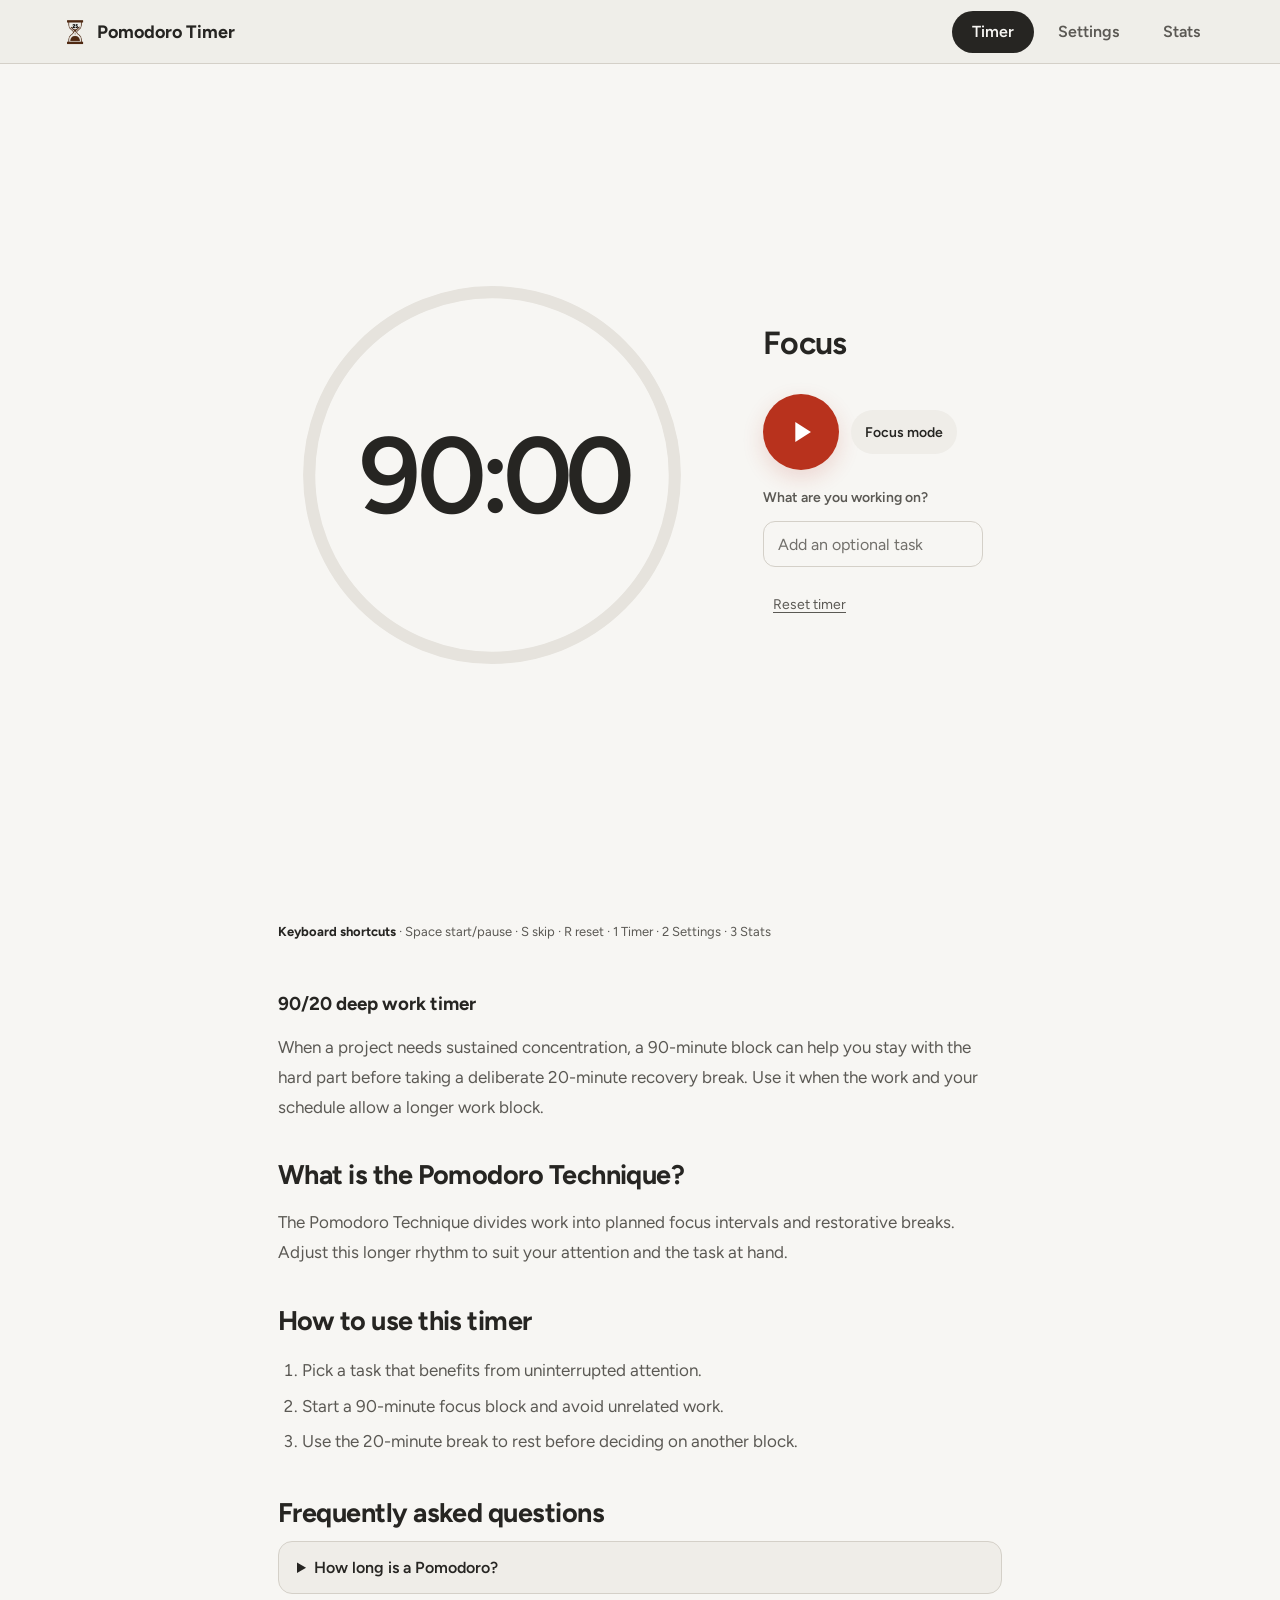
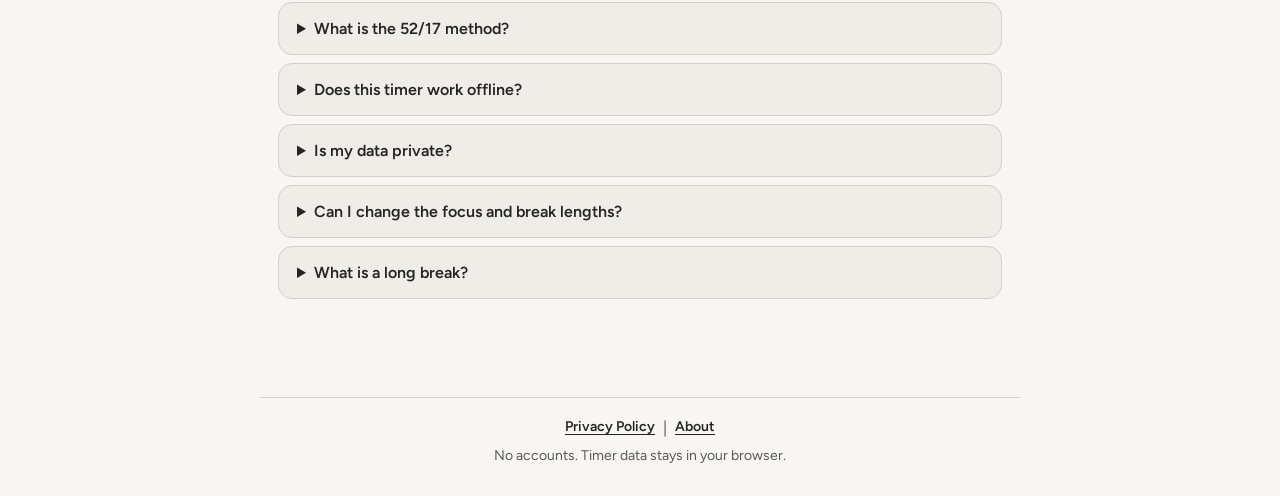
<file: 90-20/index.html>
<!doctype html>
<html lang="en"><head>
  <meta charset="utf-8"><meta name="viewport" content="width=device-width, initial-scale=1, viewport-fit=cover">
  <title>90/20 Deep Work Timer | Pomodoro Timer</title><meta name="description" content="Protect a deep-work block with 90 minutes of focus and a 20-minute recovery break. Free, private, and offline-ready."><meta name="theme-color" content="#f7f6f3" media="(prefers-color-scheme: light)"><meta name="theme-color" content="#191a1b" media="(prefers-color-scheme: dark)">
  <link rel="canonical" href="https://YOURDOMAIN.com/90-20/"><meta property="og:type" content="website"><meta property="og:title" content="90/20 Deep Work Timer | Pomodoro Timer"><meta property="og:description" content="Protect a deep-work block with 90 minutes of focus and a 20-minute recovery break."><meta property="og:url" content="https://YOURDOMAIN.com/90-20/"><meta name="twitter:card" content="summary">
  <link id="favicon" rel="icon" href="../icons/icon-192.png" type="image/png"><link rel="apple-touch-icon" href="../icons/apple-touch-icon.png"><link rel="manifest" href="../manifest.webmanifest"><link rel="preload" href="../fonts/figtree-latin.woff2" as="font" type="font/woff2" crossorigin><link rel="stylesheet" href="../styles.css">
  <script>try { var savedSettings = JSON.parse(localStorage.getItem('pomodoro.settings') || '{}'); document.documentElement.dataset.theme = ['light', 'dark', 'system'].includes(savedSettings.theme) ? savedSettings.theme : 'system'; } catch (error) { document.documentElement.dataset.theme = 'system'; }</script>
</head><body data-preset="90-20" data-page-title="90/20 Deep Work Timer | Pomodoro Timer">
  <header class="tabs" aria-label="Main navigation"><a class="brand" href="#timer" aria-label="Pomodoro Timer home"><span aria-hidden="true">🍅</span> Pomodoro Timer</a><nav class="tab-links" aria-label="Main"><a class="tab active" href="#timer" data-view="timer">Timer</a><a class="tab" href="#settings" data-view="settings">Settings</a><a class="tab" href="#stats" data-view="stats">Stats</a></nav></header>
  <main><section id="view-timer" class="view timer-view" aria-label="Timer"><div class="timer-stage"><div class="timer-wrap">
    <div class="ring" role="timer" aria-label="Time remaining" aria-live="off"><svg viewBox="0 0 320 320" aria-hidden="true"><circle class="ring-track" cx="160" cy="160" r="150"/><circle class="ring-progress" id="ring-progress" cx="160" cy="160" r="150"/></svg><div class="time" id="time">90:00</div></div>
    <div class="side"><p class="phase-label" id="phase">Focus</p><div class="dots" id="dots" role="progressbar" aria-valuemin="0" aria-valuemax="6" aria-valuenow="0" aria-label="Cycles completed toward today's goal"></div><div class="controls"><button class="play" id="play" aria-label="Start timer"><svg viewBox="0 0 24 24" width="34" height="34" aria-hidden="true"><path id="play-icon" d="M8 5v14l11-7z" fill="currentColor"/></svg></button><button class="skip" id="skip" aria-label="Skip to next phase" hidden><svg viewBox="0 0 24 24" width="22" height="22" aria-hidden="true"><path d="M6 18l8.5-6L6 6v12zM16 6v12h2V6h-2z" fill="currentColor"/></svg></button><button class="icon-button focus-toggle" id="focus-toggle" aria-label="Enter focus mode">Focus mode</button><button class="icon-button focus-exit" id="focus-exit" aria-label="Exit focus mode" hidden>Exit focus mode</button></div><label class="task-label" for="task">What are you working on?</label><input id="task" class="task-input" type="text" maxlength="120" autocomplete="off" placeholder="Add an optional task"><button class="text-button reset-timer" id="reset" type="button">Reset timer</button></div>
  </div></div><p class="shortcut-hint"><strong>Keyboard shortcuts</strong> · Space start/pause · S skip · R reset · 1 Timer · 2 Settings · 3 Stats</p><article class="seo-content"><h1>90/20 deep work timer</h1><p>When a project needs sustained concentration, a 90-minute block can help you stay with the hard part before taking a deliberate 20-minute recovery break. Use it when the work and your schedule allow a longer work block.</p><h2>What is the Pomodoro Technique?</h2><p>The Pomodoro Technique divides work into planned focus intervals and restorative breaks. Adjust this longer rhythm to suit your attention and the task at hand.</p><h2>How to use this timer</h2><ol><li>Pick a task that benefits from uninterrupted attention.</li><li>Start a 90-minute focus block and avoid unrelated work.</li><li>Use the 20-minute break to rest before deciding on another block.</li></ol><h2>Frequently asked questions</h2><div class="faq-list"><details><summary>How long is a Pomodoro?</summary><p>A traditional Pomodoro is 25 minutes of focused work followed by a short break. You can change both durations in Settings.</p></details><details><summary>What is the 52/17 method?</summary><p>The 52/17 method alternates 52 minutes of focused work with a 17-minute break. Choose the 52/17 preset in Settings.</p></details><details><summary>Does this timer work offline?</summary><p>Yes. After the first visit, the app's static files are cached so the timer works offline.</p></details><details><summary>Is my data private?</summary><p>Your settings, timer state, and stats stay in this browser's local storage. There are no accounts.</p></details><details><summary>Can I change the focus and break lengths?</summary><p>Yes. Choose a preset or adjust each duration and the focus rounds per cycle in Settings.</p></details><details><summary>What is a long break?</summary><p>A long break is a longer rest that follows a chosen number of completed focus rounds. You can set its duration and frequency.</p></details></div></article></section>
  <section id="view-settings" class="view settings-view" aria-label="Settings" hidden><h1 class="page-title">Settings</h1><div class="summary"><div class="summary-total" id="sum-total"></div><div class="summary-sub" id="sum-sub"></div><div class="bar" id="sum-bar" aria-hidden="true"></div></div><h2 class="section-title">Timer</h2><div class="group">
    <div class="row"><div class="label">Focus length</div><div class="stepper" data-key="sprint"><button data-d="-1" aria-label="Decrease focus length">−</button><span class="val"><b></b> <i>min</i></span><button data-d="1" aria-label="Increase focus length">+</button></div></div><div class="row"><div class="label">Focus rounds per cycle</div><div class="stepper" data-key="sprints"><button data-d="-1" aria-label="Decrease focus rounds per cycle">−</button><span class="val"><b></b></span><button data-d="1" aria-label="Increase focus rounds per cycle">+</button></div></div><div class="row"><div class="label">Short break length</div><div class="stepper" data-key="brk"><button data-d="-1" aria-label="Decrease short break length">−</button><span class="val"><b></b> <i>min</i></span><button data-d="1" aria-label="Increase short break length">+</button></div></div><div class="row"><div class="label">Long break length</div><div class="stepper" data-key="longBrk"><button data-d="-1" aria-label="Decrease long break length">−</button><span class="val"><b></b> <i>min</i></span><button data-d="1" aria-label="Increase long break length">+</button></div></div><div class="row"><div class="label">Long break every</div><div class="stepper" data-key="longEvery"><button data-d="-1" aria-label="Decrease long break frequency">−</button><span class="val"><b></b> <i>rounds</i></span><button data-d="1" aria-label="Increase long break frequency">+</button></div></div></div>
    <button class="secondary-button reset-cycle-settings" id="reset-cycle-settings" type="button">Reset cycle</button><div class="preset-block"><h3>Quick presets</h3><div class="preset-list" id="presets"><button data-preset="25-5">Classic 25/5</button><button data-preset="50-10">50/10</button><button data-preset="52-17">52/17</button><button data-preset="90-20">90/20</button><button data-preset="custom">Custom</button></div></div><h2 class="section-title">Goal</h2><div class="group"><div class="row"><div class="label">Cycles per day</div><div class="stepper" data-key="goal"><button data-d="-1" aria-label="Decrease daily cycle goal">−</button><span class="val"><b></b></span><button data-d="1" aria-label="Increase daily cycle goal">+</button></div></div></div>
    <h2 class="section-title">Alerts</h2><div class="group"><div class="row"><div class="label">Notify me when a phase ends<small id="notification-hint" aria-live="polite">Notifications are off.</small></div><label class="switch"><input id="notifications" type="checkbox"><span class="switch-ui" aria-hidden="true"></span><span class="sr-only">Notify me when a phase ends</span></label></div><div class="row"><div class="label">Sound<small id="sound-hint">Play a tone when a phase ends</small></div><label class="switch"><input id="sound-toggle" type="checkbox"><span class="switch-ui" aria-hidden="true"></span><span class="sr-only">Sound on</span></label></div><div class="row"><label class="label" for="volume">Volume</label><div class="volume-control"><input id="volume" type="range" min="0" max="1" step="0.05"><output id="volume-value" for="volume"></output></div></div></div><h2 class="section-title">Appearance</h2><div class="segmented" id="theme" role="radiogroup" aria-label="Color theme"><button role="radio" data-theme="light"><span class="tick">✓</span>Light</button><button role="radio" data-theme="dark"><span class="tick">✓</span>Dark</button><button role="radio" data-theme="system"><span class="tick">✓</span>System</button></div><h2 class="section-title">Data</h2><p class="data-note">Your timer settings, task labels, and stats stay in this browser. Importing a JSON backup replaces the data here.</p><div class="data-actions"><button class="secondary-button" id="export-json">Export JSON</button><button class="secondary-button" id="import-json" type="button">Import JSON</button><input id="import-json-file" type="file" accept=".json,application/json" hidden><button class="danger-button" id="clear-data">Clear data</button></div></section>
  <section id="view-stats" class="view stats-view" aria-label="Stats" hidden><h1 class="page-title">Stats</h1><div class="stat-cards"><article class="stat-card"><h2>Focus time today</h2><p id="stat-today">0 min</p></article><article class="stat-card"><h2>This week</h2><p id="stat-week">0 min</p></article><article class="stat-card"><h2>All time</h2><p id="stat-all">0 min</p></article><article class="stat-card"><h2>Current streak</h2><p id="stat-current-streak">0 days</p></article><article class="stat-card"><h2>Best streak</h2><p id="stat-best-streak">0 days</p></article></div><h2 class="section-title">Last 7 days</h2><div id="chart" class="chart-wrap"></div><h2 class="section-title">Daily progress</h2><div class="history-list" id="history-list" aria-live="polite"></div></section></main>
  <footer class="site-footer">
    <nav aria-label="Footer">
      <a href="../privacy/">Privacy Policy</a><span aria-hidden="true">|</span>
      <a href="../about/">About</a>
    </nav>
    <p>No accounts. Timer data stays in your browser.</p>
  </footer>
  <script src="../app.js" defer></script>
</body></html>
</file>
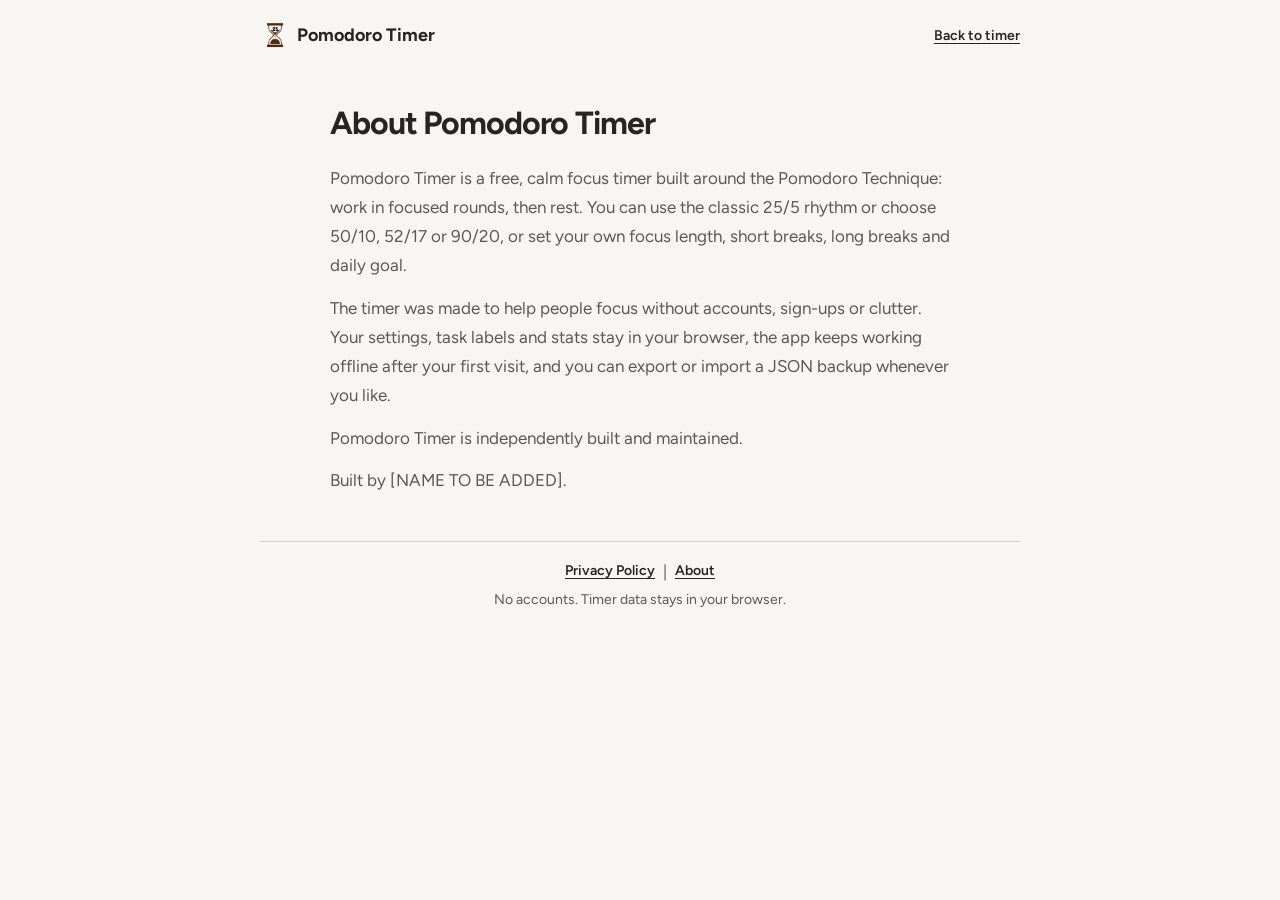
<file: about/index.html>
<!doctype html>
<html lang="en" data-theme="system">
<head>
  <meta charset="utf-8">
  <meta name="viewport" content="width=device-width, initial-scale=1, viewport-fit=cover">
  <title>About | Pomodoro Timer</title>
  <meta name="description" content="About Pomodoro Timer, a free, private focus timer.">
  <meta name="theme-color" content="#f7f6f3" media="(prefers-color-scheme: light)">
  <meta name="theme-color" content="#191a1b" media="(prefers-color-scheme: dark)">
  <link rel="canonical" href="https://YOURDOMAIN.com/about/">
  <link rel="icon" href="../icons/icon-192.png" type="image/png">
  <link rel="apple-touch-icon" href="../icons/apple-touch-icon.png">
  <link rel="manifest" href="../manifest.webmanifest">
  <link rel="preload" href="../fonts/figtree-latin.woff2" as="font" type="font/woff2" crossorigin>
  <link rel="stylesheet" href="../styles.css">
  <script>
    try {
      var savedSettings = JSON.parse(localStorage.getItem('pomodoro.settings') || '{}');
      document.documentElement.dataset.theme = ['light', 'dark', 'system'].includes(savedSettings.theme)
        ? savedSettings.theme : 'system';
    } catch (error) { document.documentElement.dataset.theme = 'system'; }
  </script>
</head>
<body class="info-page">
  <header class="info-header">
    <a class="brand" href="../" aria-label="Pomodoro Timer home"><span aria-hidden="true">🍅</span> Pomodoro Timer</a>
    <a class="back-link" href="../">Back to timer</a>
  </header>
  <main>
    <article class="settings-view info-content">
      <h1 class="page-title">About Pomodoro Timer</h1>
      <p>Pomodoro Timer is a free, calm focus timer built around the Pomodoro Technique: work in focused rounds, then rest. You can use the classic 25/5 rhythm or choose 50/10, 52/17 or 90/20, or set your own focus length, short breaks, long breaks and daily goal.</p>
      <p>The timer was made to help people focus without accounts, sign-ups or clutter. Your settings, task labels and stats stay in your browser, the app keeps working offline after your first visit, and you can export or import a JSON backup whenever you like.</p>
      <p>Pomodoro Timer is independently built and maintained.</p>
      <!-- TODO: add your name -->
      <p>Built by [NAME TO BE ADDED].</p>

    </article>
  </main>
  <footer class="site-footer">
    <nav aria-label="Footer">
      <a href="../privacy/">Privacy Policy</a><span aria-hidden="true">|</span>
      <a href="../about/">About</a>
    </nav>
    <p>No accounts. Timer data stays in your browser.</p>
  </footer>
</body>
</html>
</file>
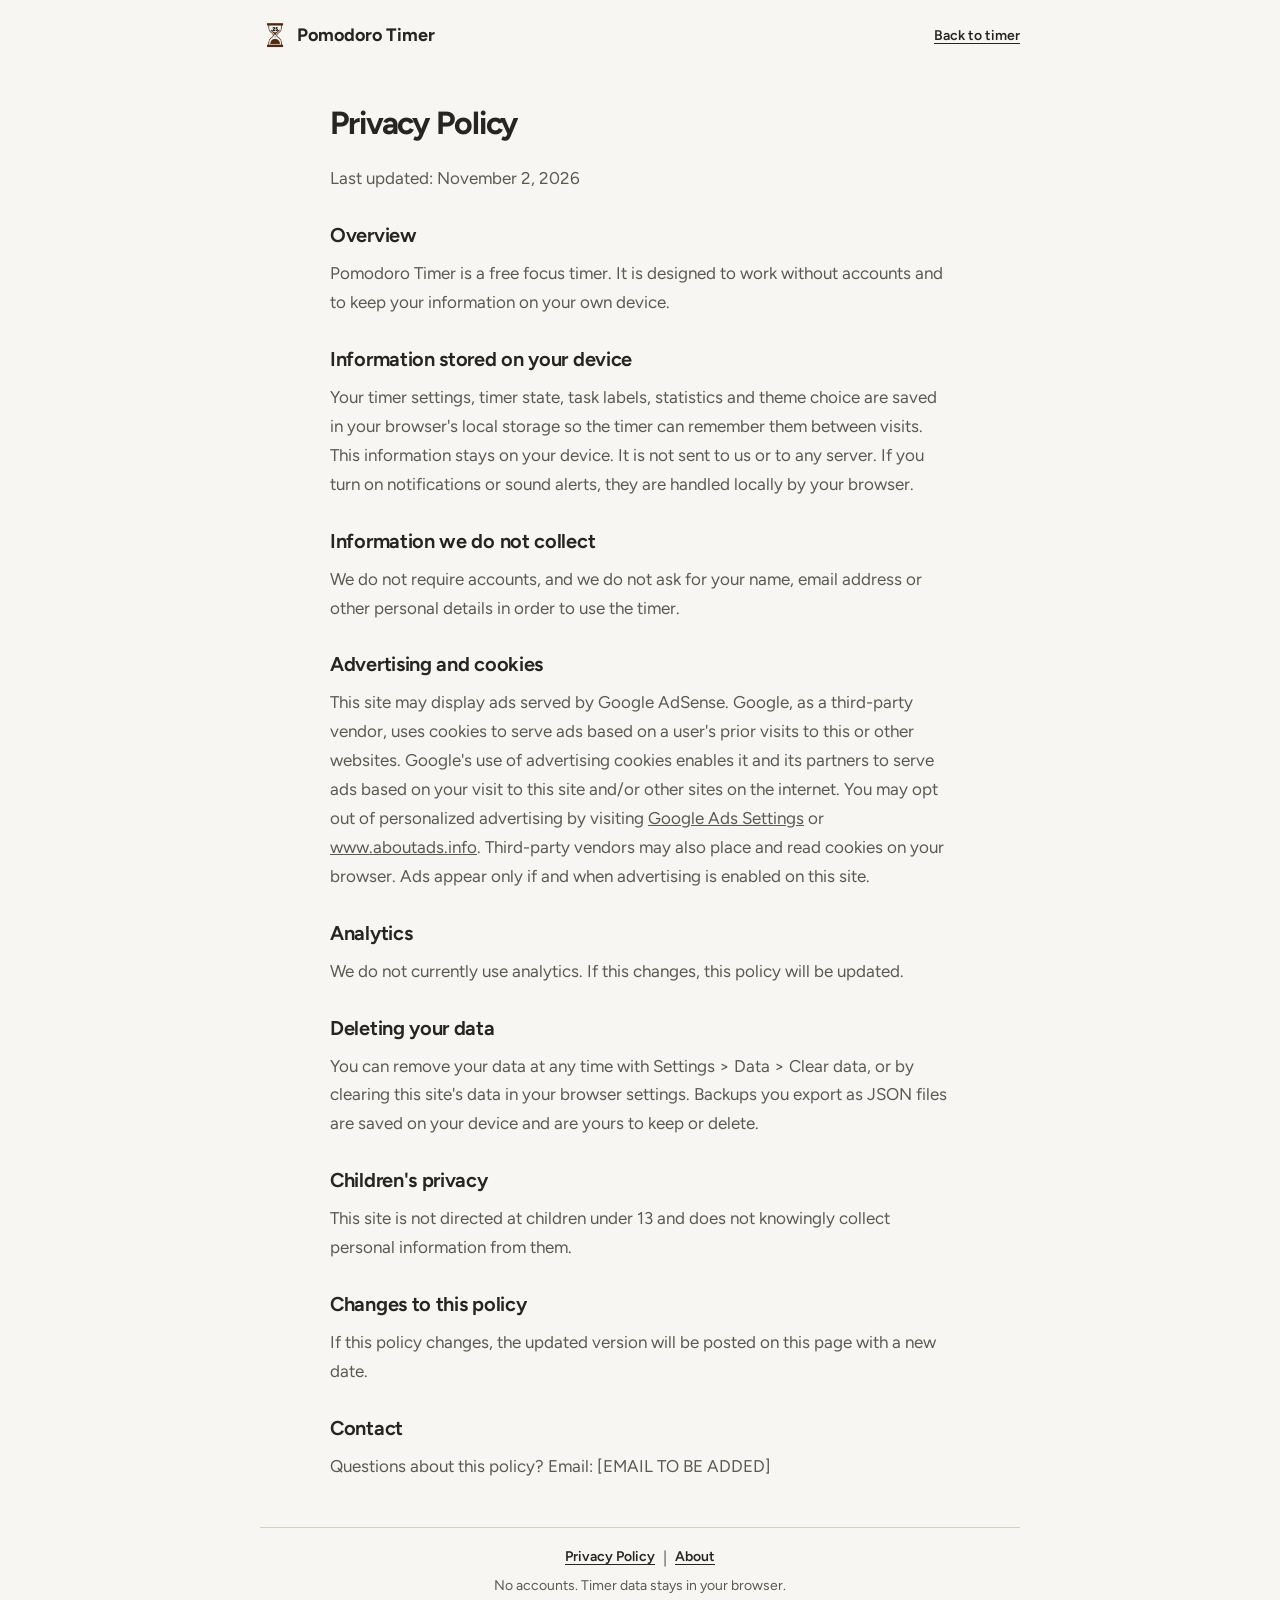
<file: privacy/index.html>
<!doctype html>
<html lang="en" data-theme="system">
<head>
  <meta charset="utf-8">
  <meta name="viewport" content="width=device-width, initial-scale=1, viewport-fit=cover">
  <title>Privacy Policy | Pomodoro Timer</title>
  <meta name="description" content="How Pomodoro Timer handles your data: no accounts, timer data stored in your browser, and information about advertising.">
  <meta name="theme-color" content="#f7f6f3" media="(prefers-color-scheme: light)">
  <meta name="theme-color" content="#191a1b" media="(prefers-color-scheme: dark)">
  <link rel="canonical" href="https://YOURDOMAIN.com/privacy/">
  <link rel="icon" href="../icons/icon-192.png" type="image/png">
  <link rel="apple-touch-icon" href="../icons/apple-touch-icon.png">
  <link rel="manifest" href="../manifest.webmanifest">
  <link rel="preload" href="../fonts/figtree-latin.woff2" as="font" type="font/woff2" crossorigin>
  <link rel="stylesheet" href="../styles.css">
  <script>
    try {
      var savedSettings = JSON.parse(localStorage.getItem('pomodoro.settings') || '{}');
      document.documentElement.dataset.theme = ['light', 'dark', 'system'].includes(savedSettings.theme)
        ? savedSettings.theme : 'system';
    } catch (error) { document.documentElement.dataset.theme = 'system'; }
  </script>
</head>
<body class="info-page">
  <header class="info-header">
    <a class="brand" href="../" aria-label="Pomodoro Timer home"><span aria-hidden="true">🍅</span> Pomodoro Timer</a>
    <a class="back-link" href="../">Back to timer</a>
  </header>
  <main>
    <article class="settings-view info-content">
      <h1 class="page-title">Privacy Policy</h1>
      <p class="data-note">Last updated: November 2, 2026</p>

      <h2 class="section-title">Overview</h2>
      <p>Pomodoro Timer is a free focus timer. It is designed to work without accounts and to keep your information on your own device.</p>

      <h2 class="section-title">Information stored on your device</h2>
      <p>Your timer settings, timer state, task labels, statistics and theme choice are saved in your browser's local storage so the timer can remember them between visits. This information stays on your device. It is not sent to us or to any server. If you turn on notifications or sound alerts, they are handled locally by your browser.</p>

      <h2 class="section-title">Information we do not collect</h2>
      <p>We do not require accounts, and we do not ask for your name, email address or other personal details in order to use the timer.</p>

      <h2 class="section-title">Advertising and cookies</h2>
      <p>This site may display ads served by Google AdSense. Google, as a third-party vendor, uses cookies to serve ads based on a user's prior visits to this or other websites. Google's use of advertising cookies enables it and its partners to serve ads based on your visit to this site and/or other sites on the internet. You may opt out of personalized advertising by visiting <a href="https://adssettings.google.com" target="_blank" rel="noopener noreferrer">Google Ads Settings</a> or <a href="https://www.aboutads.info" target="_blank" rel="noopener noreferrer">www.aboutads.info</a>. Third-party vendors may also place and read cookies on your browser. Ads appear only if and when advertising is enabled on this site.</p>

      <h2 class="section-title">Analytics</h2>
      <p>We do not currently use analytics. If this changes, this policy will be updated.</p>

      <h2 class="section-title">Deleting your data</h2>
      <p>You can remove your data at any time with Settings &gt; Data &gt; Clear data, or by clearing this site's data in your browser settings. Backups you export as JSON files are saved on your device and are yours to keep or delete.</p>

      <h2 class="section-title">Children's privacy</h2>
      <p>This site is not directed at children under 13 and does not knowingly collect personal information from them.</p>

      <h2 class="section-title">Changes to this policy</h2>
      <p>If this policy changes, the updated version will be posted on this page with a new date.</p>

      <h2 class="section-title">Contact</h2>
      <p>Questions about this policy? Email: <span id="contact-email">[EMAIL TO BE ADDED]</span></p>
      <!-- TODO: add contact email -->
    </article>
  </main>
  <footer class="site-footer">
    <nav aria-label="Footer">
      <a href="../privacy/">Privacy Policy</a><span aria-hidden="true">|</span>
      <a href="../about/">About</a>
    </nav>
    <p>No accounts. Timer data stays in your browser.</p>
  </footer>
</body>
</html>
</file>
<file: styles.css>
@font-face {
  font-family: "Figtree";
  font-style: normal;
  font-weight: 400 700;
  font-display: swap;
  src: url("fonts/figtree-latin.woff2") format("woff2");
}

:root {
  --bg: #f7f6f3;
  --page-bg: #f7f6f3;
  --text: #262522;
  --muted: #5b5954;
  --accent: #b8321d;
  --accent-text: #fff;
  --focus-progress: #716d65;
  --blue: #236988;
  --long-rest: #66718c;
  --surface: #efede8;
  --surface-2: #e5e2dc;
  --track: #e6e3dd;
  --line: #d4d0c8;
  --danger: #9b271b;
  --font: "Figtree", system-ui, -apple-system, "Segoe UI", Roboto, "Helvetica Neue", Arial, sans-serif;
  color-scheme: light;
}

:root[data-theme="dark"] {
  --bg: #191a1b;
  --page-bg: #191a1b;
  --text: #f2f0ec;
  --muted: #c1beb8;
  --accent: #e45b42;
  --accent-text: #18110f;
  --focus-progress: #d0cbc2;
  --blue: #64b5d6;
  --long-rest: #9ca7c2;
  --surface: #242526;
  --surface-2: #323334;
  --track: #373838;
  --line: #454647;
  --danger: #ff9585;
  color-scheme: dark;
}

@media (prefers-color-scheme: dark) {
  :root[data-theme="system"] {
    --bg: #191a1b;
    --page-bg: #191a1b;
    --text: #f2f0ec;
    --muted: #c1beb8;
    --accent: #e45b42;
    --accent-text: #18110f;
    --focus-progress: #d0cbc2;
    --blue: #64b5d6;
    --long-rest: #9ca7c2;
    --surface: #242526;
    --surface-2: #323334;
    --track: #373838;
    --line: #454647;
    --danger: #ff9585;
    color-scheme: dark;
  }
}

* { box-sizing: border-box; }
html { min-width: 320px; scroll-behavior: smooth; }
body {
  min-height: 100%;
  margin: 0;
  padding: env(safe-area-inset-top, 0px) 0 0;
  color: var(--text);
  background: var(--page-bg);
  font-family: var(--font);
  -webkit-tap-highlight-color: transparent;
  transition: background-color .45s ease, color .2s ease;
}
body.on-break {
  --page-bg: #eef3f5;
  background: linear-gradient(135deg, var(--page-bg), var(--bg) 72%);
}
:root[data-theme="dark"] body.on-break { --page-bg: #192329; }
@media (prefers-color-scheme: dark) {
  :root[data-theme="system"] body.on-break { --page-bg: #192329; }
}
button, input { font: inherit; }
button, a { -webkit-tap-highlight-color: transparent; }
button { color: inherit; border: 0; background: none; cursor: pointer; }
a { color: inherit; }
:focus-visible { outline: 3px solid var(--blue); outline-offset: 3px; }
button:disabled { color: var(--muted); }
[hidden] { display: none !important; }
.sr-only {
  position: absolute; width: 1px; height: 1px; padding: 0; margin: -1px;
  overflow: hidden; clip: rect(0, 0, 0, 0); white-space: nowrap; border: 0;
}

/* Navigation */
.tabs {
  z-index: 10;
  position: fixed;
  bottom: calc(14px + env(safe-area-inset-bottom, 0px));
  left: 50%;
  display: flex;
  align-items: center;
  gap: 20px;
  padding: 6px;
  border: 1px solid var(--line);
  border-radius: 999px;
  background: color-mix(in srgb, var(--surface) 94%, transparent);
  box-shadow: 0 8px 28px rgb(22 20 17 / 10%);
  transform: translateX(-50%);
  transition: opacity .25s ease, transform .25s ease, background .2s ease;
}
.brand { display: none; text-decoration: none; white-space: nowrap; font-size: 18px; font-weight: 700; }
.brand span {
  display: inline-block;
  width: 30px;
  height: 30px;
  margin-right: 7px;
  overflow: hidden;
  color: transparent;
  font-size: 0;
  background: url('icons/icon-192.png') center / contain no-repeat;
}
.tab-links { display: flex; gap: 4px; }
.tab {
  display: inline-flex;
  align-items: center;
  justify-content: center;
  min-height: 42px;
  padding: 10px 20px;
  border-radius: 999px;
  color: var(--muted);
  text-decoration: none;
  font-size: 16px;
  font-weight: 600;
  transition: background .18s ease, color .18s ease;
}
.tab:hover { background: var(--surface-2); color: var(--text); }
.tab.active { background: var(--text); color: var(--bg); }
.tabs.is-running { opacity: .42; transform: translateX(-50%) scale(.94); }
.tabs.is-running:hover, .tabs.is-running:focus-within, .tabs.is-running:active { opacity: 1; transform: translateX(-50%) scale(1); }

main { min-height: 100vh; }
.view { min-height: 100vh; min-height: 100dvh; }

/* Timer */
.timer-view { padding: 0 20px 50px; }
.timer-stage {
  display: grid;
  min-height: 100vh;
  min-height: 100dvh;
  place-items: center;
  padding: 46px 0 60px;
}
.timer-wrap { display: flex; align-items: center; gap: clamp(28px, 6vw, 76px); }
.ring { position: relative; flex: none; width: min(390px, 44vw); aspect-ratio: 1; }
.ring svg { display: block; width: 100%; height: 100%; transform: rotate(-90deg); }
.ring circle { fill: none; stroke-width: 10; }
.ring-track { stroke: var(--track); }
.ring-progress {
  stroke: var(--focus-progress);
  stroke-linecap: round;
  stroke-dasharray: 942.48;
  stroke-dashoffset: 942.48;
  transition: stroke-dashoffset .35s linear, stroke .3s ease;
}
.on-break .ring-progress { stroke: var(--blue); }
.time {
  position: absolute;
  inset: 0;
  display: grid;
  place-items: center;
  font-size: clamp(64px, 10vw, 108px);
  font-weight: 600;
  letter-spacing: -.055em;
  font-variant-numeric: tabular-nums;
  white-space: nowrap;
}
.side { display: flex; flex-direction: column; align-items: flex-start; gap: 15px; min-width: 220px; }
.phase-label { margin: 0; font-size: clamp(24px, 3vw, 32px); font-weight: 650; letter-spacing: -.02em; }
.dots { display: flex; flex-wrap: wrap; gap: 12px; max-width: 250px; }
.dots i { width: 12px; height: 12px; border-radius: 50%; background: var(--track); transition: background .25s ease; }
.dots i.done { background: var(--focus-progress); }
.controls { display: flex; align-items: center; flex-wrap: wrap; gap: 12px; margin-top: 2px; }
.play {
  display: grid;
  width: 76px;
  height: 76px;
  place-items: center;
  border-radius: 50%;
  background: var(--accent);
  color: var(--accent-text);
  box-shadow: 0 8px 22px rgb(184 50 29 / 16%);
  transition: transform .15s ease, filter .15s ease, background .2s ease;
}
.play:hover { filter: brightness(1.08); transform: translateY(-2px); }
.play:active { transform: scale(.95); }
.on-break .play { background: var(--blue); color: #101819; box-shadow: 0 8px 22px rgb(35 105 136 / 16%); }
.skip, .icon-button, .secondary-button, .danger-button, .text-button {
  min-height: 44px;
  border-radius: 999px;
  transition: background .18s ease, color .18s ease, transform .15s ease;
}
.skip { display: grid; width: 48px; height: 48px; place-items: center; background: var(--surface); }
.skip:hover, .icon-button:hover, .secondary-button:hover { background: var(--surface-2); }
.icon-button { padding: 0 14px; background: var(--surface); font-size: 14px; font-weight: 600; }
.on-break .icon-button { color: var(--text); }
.task-label { margin-top: 4px; font-size: 14px; font-weight: 600; color: var(--muted); }
.task-input {
  width: min(100%, 300px);
  min-height: 46px;
  padding: 11px 14px;
  border: 1px solid var(--line);
  border-radius: 12px;
  color: var(--text);
  background: var(--bg);
}
.task-input::placeholder { color: var(--muted); opacity: .85; }
.text-button { padding: 0 10px; color: var(--muted); font-size: 14px; text-decoration: underline; text-underline-offset: 3px; }
.text-button:hover { color: var(--text); }

/* Content below the timer */
.seo-content { max-width: 760px; margin: 0 auto; padding: 30px 18px 48px; }
.seo-content h2 { margin: 36px 0 12px; font-size: clamp(21px, 3vw, 27px); letter-spacing: -.02em; }
.seo-content p, .seo-content li { color: var(--muted); font-size: 17px; line-height: 1.75; }
.seo-content ol { padding-left: 24px; }
.seo-content li { padding: 3px 0; }
.faq-list { display: grid; gap: 8px; }
.faq-list details { padding: 16px 18px; border: 1px solid var(--line); border-radius: 14px; background: var(--surface); }
.faq-list summary { cursor: pointer; font-weight: 600; }
.faq-list details p { margin-top: 10px; font-size: 15px; }
.site-footer {
  width: min(100% - 32px, 760px);
  margin: 0 auto;
  padding: 20px 0 32px;
  border-top: 1px solid var(--line);
  color: var(--muted);
  text-align: center;
}
.site-footer nav { display: flex; flex-wrap: wrap; justify-content: center; gap: 8px; }
.site-footer p { margin: 10px 0 0; font-size: 14px; }
.site-footer a { color: var(--text); font-size: 14px; font-weight: 600; text-underline-offset: 3px; }
.info-header {
  display: flex;
  align-items: center;
  justify-content: space-between;
  gap: 16px;
  width: min(100% - 32px, 760px);
  margin: 0 auto;
  padding: 20px 0;
}
.info-header .brand { display: inline-flex; align-items: center; }
.back-link { font-size: 14px; font-weight: 600; text-underline-offset: 3px; }
.info-content { width: min(100% - 32px, 70ch); max-width: 70ch; }
.info-page main { min-height: 0; }
.info-page .info-content { padding-bottom: 32px; }
.info-content p, .info-content li { color: var(--muted); font-size: 17px; line-height: 1.7; }
.info-content p { margin: 0 0 14px; }

/* Keep only the timer and essential controls visible while it is running. */
.timer-running .tabs,
.timer-running #view-timer .phase-label,
.timer-running #view-timer .dots,
.timer-running #view-timer .skip,
.timer-running #view-timer .focus-toggle,
.timer-running #view-timer .task-label,
.timer-running #view-timer .task-input,
.timer-running #view-timer .shortcut-hint,
.timer-running #view-timer .seo-content { display: none; }
.timer-running #view-timer { padding-bottom: 0; }
.timer-running #view-timer .timer-stage {
  min-height: 100vh;
  min-height: 100dvh;
  padding: 24px 0;
}

/* Shared settings and stats */
.settings-view, .stats-view { width: min(100% - 32px, 620px); margin: 0 auto; padding: 34px 0 112px; }
.page-title { margin: 0 0 22px; font-size: 32px; line-height: 1.2; letter-spacing: -.035em; }
.section-title { margin: 30px 0 12px; font-size: 20px; font-weight: 650; letter-spacing: -.015em; }
.summary { padding: 20px; border: 1px solid var(--line); border-radius: 18px; background: var(--surface); }
.summary-total { font-size: 34px; font-weight: 650; letter-spacing: -.04em; }
.summary-sub { margin: 4px 0 17px; color: var(--muted); font-size: 15px; }
.bar { display: flex; gap: 4px; min-height: 12px; }
.bar span { min-width: 2px; height: 10px; border-radius: 999px; background: var(--focus-progress); }
.bar span.rest { background: var(--blue); }
.bar span.long-rest { background: var(--long-rest); }
.group { overflow: hidden; border: 1px solid var(--line); border-radius: 16px; background: var(--surface); }
.row { display: flex; align-items: center; justify-content: space-between; gap: 16px; min-height: 64px; padding: 12px 18px; }
.row + .row { border-top: 1px solid var(--line); }
.label { font-size: 16px; font-weight: 550; }
.label small { display: block; margin-top: 5px; color: var(--muted); font-size: 13px; font-weight: 400; line-height: 1.4; }
.stepper { display: flex; flex: none; align-items: center; gap: 12px; }
.stepper button {
  display: grid;
  width: 40px;
  height: 40px;
  place-items: center;
  border-radius: 50%;
  background: var(--surface-2);
  font-size: 22px;
  line-height: 1;
}
.stepper button:hover:not(:disabled) { background: var(--line); }
.stepper button:active:not(:disabled) { transform: scale(.93); }
.stepper button:disabled { color: var(--muted); cursor: not-allowed; }
.val { min-width: 54px; text-align: center; font-variant-numeric: tabular-nums; }
.val-input { box-sizing: border-box; width: 54px; height: 40px; padding: 0 4px; border: 1px solid var(--line); border-radius: 8px; color: var(--text); background: var(--bg); text-align: center; font-size: 18px; font-weight: 600; font-variant-numeric: tabular-nums; }
.val-input::-webkit-inner-spin-button,
.val-input::-webkit-outer-spin-button { margin: 0; -webkit-appearance: none; }
.val-input { -moz-appearance: textfield; appearance: textfield; }
.val-input:focus-visible { outline: 2px solid var(--blue); outline-offset: 2px; }
.val i { margin-left: 2px; color: var(--muted); font-size: 12px; font-style: normal; }
.preset-block { margin-top: 18px; }
.preset-block h3 { margin: 0 0 10px; font-size: 15px; font-weight: 600; }
.preset-list { display: flex; flex-wrap: wrap; gap: 8px; }
.preset-list button {
  min-height: 40px;
  padding: 8px 13px;
  border: 1px solid var(--line);
  border-radius: 999px;
  color: var(--text);
  background: var(--surface);
  font-size: 14px;
  font-weight: 550;
}
.preset-list button:hover { background: var(--surface-2); }
.preset-list button[aria-pressed="true"] { border-color: var(--blue); color: var(--blue); }
.switch { position: relative; flex: none; }
.switch input { position: absolute; width: 1px; height: 1px; opacity: 0; }
.switch-ui {
  position: relative;
  display: block;
  width: 48px;
  height: 28px;
  border-radius: 999px;
  background: var(--surface-2);
  transition: background .2s ease;
}
.switch-ui::after {
  position: absolute;
  top: 4px;
  left: 4px;
  width: 20px;
  height: 20px;
  border-radius: 50%;
  background: var(--bg);
  content: "";
  transition: transform .2s ease;
}
.switch input:checked + .switch-ui { background: var(--blue); }
.switch input:checked + .switch-ui::after { transform: translateX(20px); }
.switch input:focus-visible + .switch-ui { outline: 3px solid var(--blue); outline-offset: 3px; }
.volume-control { display: flex; align-items: center; gap: 12px; width: min(230px, 52%); }
.volume-control input { width: 100%; accent-color: var(--blue); }
.volume-control output { min-width: 38px; color: var(--muted); text-align: right; font-size: 14px; }
.segmented { display: grid; grid-template-columns: repeat(3, 1fr); overflow: hidden; border: 1px solid var(--line); border-radius: 14px; background: var(--surface); }
.segmented button { min-height: 46px; color: var(--muted); font-size: 15px; }
.segmented button + button { border-left: 1px solid var(--line); }
.segmented button[aria-checked="true"] { color: var(--text); background: var(--surface-2); font-weight: 650; }
.tick { display: none; margin-right: 6px; }
.segmented button[aria-checked="true"] .tick { display: inline; }
.data-note { margin: 0 0 12px; color: var(--muted); font-size: 14px; line-height: 1.5; }
.data-actions { display: flex; flex-wrap: wrap; gap: 8px; }
.secondary-button, .danger-button { min-height: 42px; padding: 0 14px; border: 1px solid var(--line); background: var(--surface); font-size: 14px; font-weight: 600; }
.reset-cycle-settings { margin-top: 12px; }
.danger-button { border-color: var(--danger); color: var(--danger); }
.danger-button:hover { background: color-mix(in srgb, var(--danger) 10%, var(--surface)); }
.shortcut-hint { margin: 22px 0 0; color: var(--muted); font-size: 13px; line-height: 1.6; }
.timer-view > .shortcut-hint { max-width: 760px; margin: 22px auto 0; padding: 0 18px; }
.shortcut-hint strong { color: var(--text); }

.stat-cards { display: grid; grid-template-columns: repeat(2, minmax(0, 1fr)); gap: 10px; }
.stat-card { min-height: 92px; padding: 16px; border: 1px solid var(--line); border-radius: 15px; background: var(--surface); }
.stat-card h2 { margin: 0 0 9px; color: var(--muted); font-size: 14px; font-weight: 550; }
.stat-card p { margin: 0; font-size: 22px; font-weight: 650; letter-spacing: -.02em; }
.stat-card:nth-child(3) { grid-column: 1 / -1; }
.chart-wrap { overflow: hidden; padding: 10px 8px 0; border: 1px solid var(--line); border-radius: 16px; background: var(--surface); }
.week-chart { display: block; width: 100%; min-height: 170px; overflow: visible; }
.chart-baseline { stroke: var(--line); stroke-width: 1; }
.chart-bar { fill: var(--blue); }
.chart-label { fill: var(--muted); font-family: var(--font); font-size: 14px; }
.chart-value { fill: var(--text); font-family: var(--font); font-size: 12px; }
.history-list { display: flex; flex-direction: column; gap: 10px; }
.history-row { display: flex; align-items: center; justify-content: space-between; gap: 18px; padding: 17px 18px; border: 1px solid var(--line); border-radius: 15px; background: var(--surface); }
.history-date { margin: 0; font-size: 16px; font-weight: 650; }
.history-totals { color: var(--muted); text-align: right; font-size: 13px; line-height: 1.55; }
.task-history { display: flex; flex-wrap: wrap; gap: 5px 14px; margin: 8px 0 0; padding: 0; list-style: none; color: var(--muted); font-size: 13px; }
.history-empty { padding: 20px; border-radius: 15px; background: var(--surface); color: var(--muted); }

/* Fullscreen and fallback focus mode */
.focus-exit { display: none; }
.focus-mode .tabs { display: none; }
.focus-mode #view-timer {
  position: fixed;
  z-index: 20;
  inset: 0;
  overflow: auto;
  background: var(--page-bg);
}
.focus-mode #view-timer .timer-stage { min-height: 100vh; min-height: 100dvh; padding: 24px; }
.focus-mode #view-timer .seo-content { display: none; }
.focus-mode .focus-toggle { display: none; }
.focus-mode .focus-exit { display: inline-flex; align-items: center; }

@media (min-width: 900px) {
  .tabs {
    position: sticky;
    top: 0;
    left: auto;
    width: 100%;
    min-height: 64px;
    justify-content: space-between;
    padding: 8px max(26px, calc((100vw - 1160px) / 2));
    border-width: 0 0 1px;
    border-radius: 0;
    box-shadow: none;
    transform: none;
  }
  .brand { display: inline-flex; align-items: center; }
  .tab-links { margin-left: auto; }
  .tabs.is-running { transform: none; }
  .tabs.is-running:hover, .tabs.is-running:focus-within, .tabs.is-running:active { transform: none; }
  .tabs.is-running { min-height: 56px; }
  .tabs.is-running .tab { min-height: 36px; padding-block: 7px; }
  .tabs.is-running:hover, .tabs.is-running:focus-within, .tabs.is-running:active { min-height: 64px; }
  .tabs.is-running:hover .tab, .tabs.is-running:focus-within .tab, .tabs.is-running:active .tab { min-height: 42px; padding-block: 10px; }
  .timer-stage { min-height: calc(100vh - 64px); min-height: calc(100dvh - 64px); }
}

@media (max-width: 700px) {
  .timer-view { padding: 0 16px 32px; }
  .timer-stage { min-height: calc(100vh - 68px); min-height: calc(100dvh - 68px); padding: 28px 0 36px; }
  .timer-wrap { flex-direction: column; gap: 18px; }
  .ring { width: min(74vw, 340px); }
  .time { font-size: clamp(62px, 17vw, 90px); }
  .side { align-items: center; gap: 12px; text-align: center; }
  .phase-label { font-size: 26px; }
  .dots { justify-content: center; }
  .controls { justify-content: center; }
  .play { width: 68px; height: 68px; }
  .task-input { text-align: center; }
  .seo-content { padding: 24px 4px 38px; }
  .settings-view, .stats-view { width: min(100% - 28px, 620px); padding-top: 28px; }
  .info-header { width: min(100% - 28px, 760px); padding: 16px 0; }
  .site-footer { width: min(100% - 28px, 760px); padding-bottom: calc(112px + env(safe-area-inset-bottom, 0px)); }
  .row { padding: 10px 12px; }
  .stepper { gap: 8px; }
  .stepper button { width: 36px; height: 36px; }
  .val { min-width: 48px; }
  .val-input { width: 48px; height: 36px; font-size: 17px; }
  .history-row { align-items: flex-start; flex-direction: column; gap: 7px; }
  .history-totals { text-align: left; }
}

@media (max-width: 380px) {
  .tab { padding: 9px 16px; }
  .tabs { gap: 8px; }
  .settings-view, .stats-view { width: calc(100% - 24px); }
  .row { gap: 8px; }
  .label { font-size: 14px; }
  .label small { max-width: 170px; font-size: 12px; }
  .stepper { gap: 5px; }
  .stepper button { width: 32px; height: 32px; }
  .val { min-width: 43px; }
  .val-input { width: 44px; height: 32px; font-size: 16px; }
}

@media (prefers-reduced-motion: reduce) {
  *, *::before, *::after { scroll-behavior: auto !important; transition-duration: .01ms !important; animation-duration: .01ms !important; }
}
</file>
